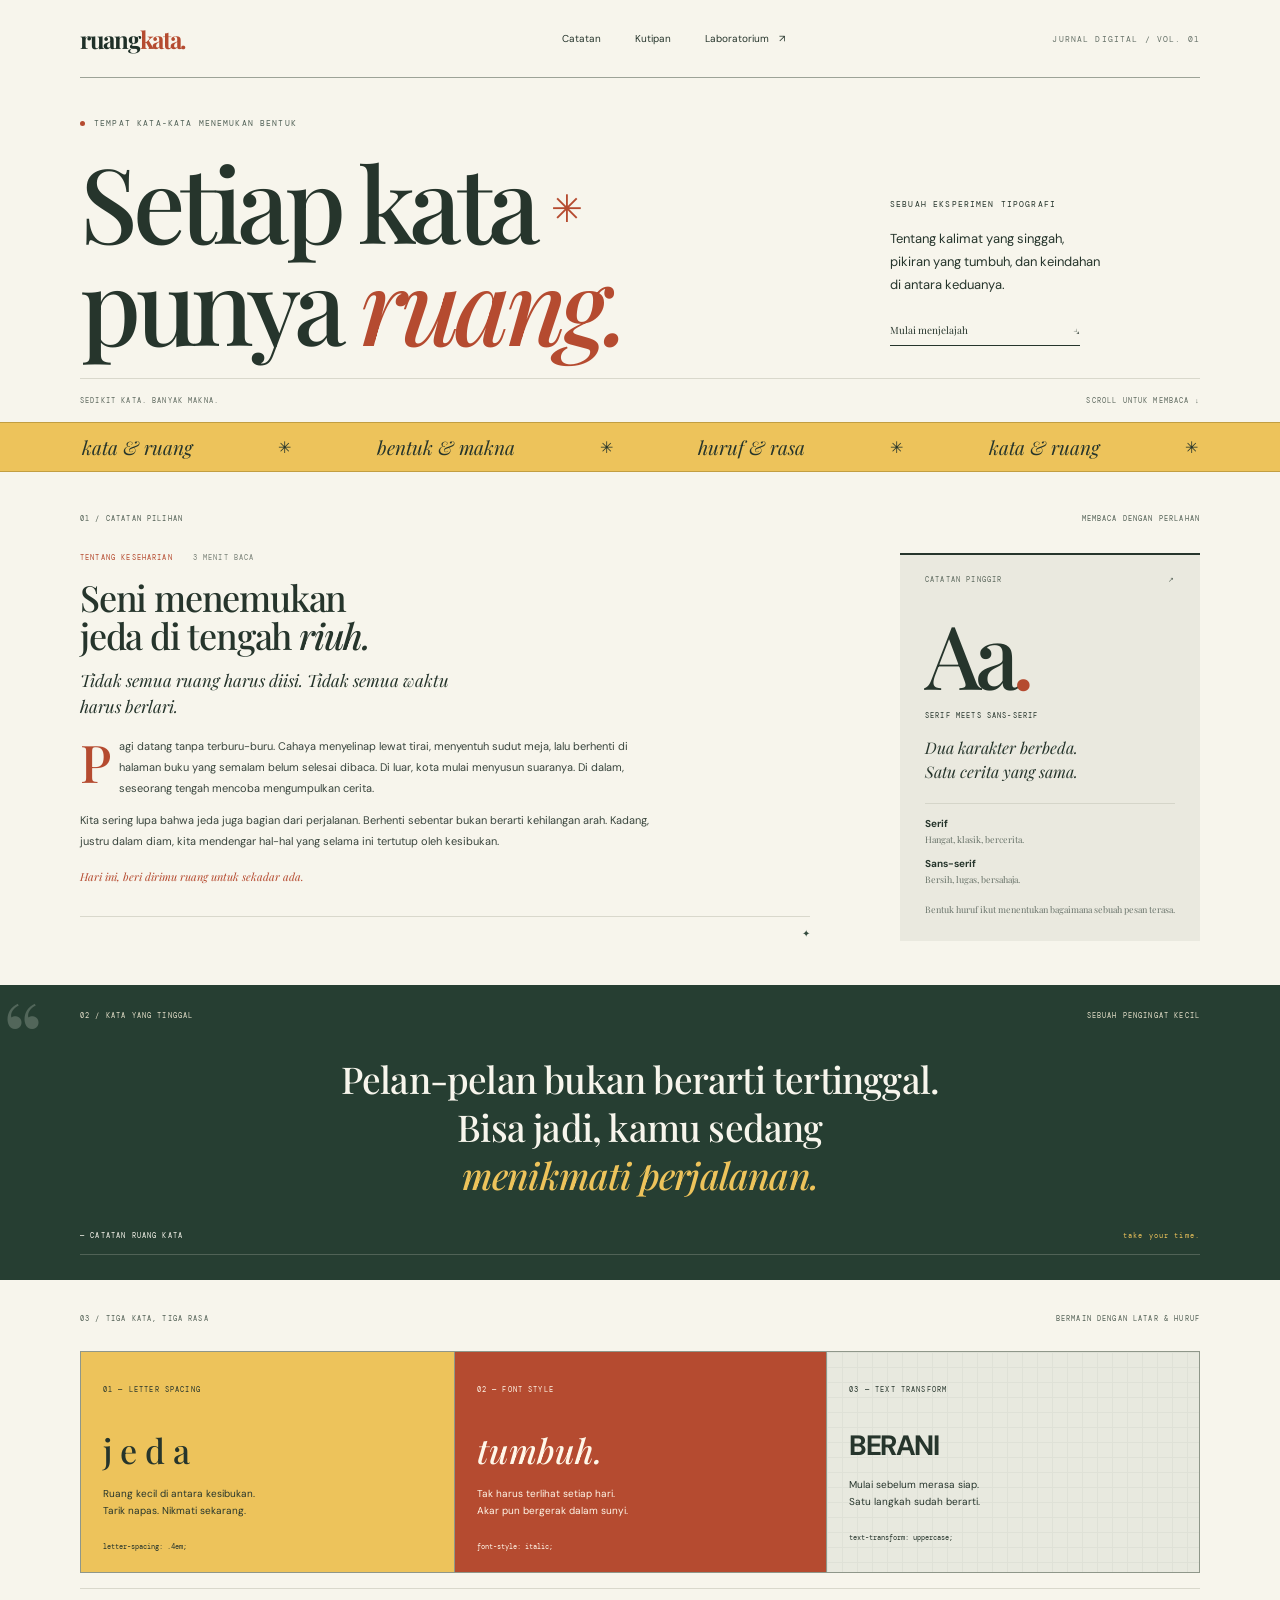
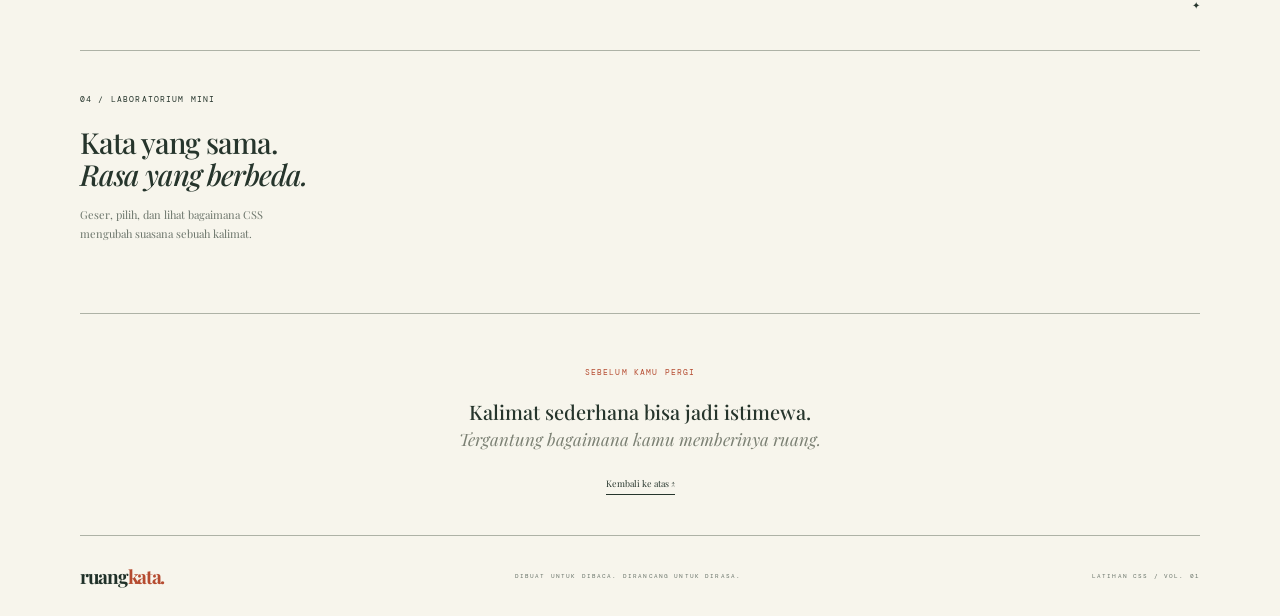
<file: CSP2.html>
<!DOCTYPE html>
<html lang="id">
<head>
  <meta charset="UTF-8">
  <meta name="viewport" content="width=device-width, initial-scale=1.0">
  <meta name="description" content="Ruangkata — tempat kata-kata menemukan bentuk.">
  <title>RuangKata. — Setiap kata punya ruang.</title>
  <link rel="preconnect" href="https://fonts.googleapis.com">
  <link rel="preconnect" href="https://fonts.gstatic.com" crossorigin>
  <link href="https://fonts.googleapis.com/css2?family=DM+Mono:wght@400;500&family=DM+Sans:wght@400;500;600;700&family=Playfair+Display:ital,wght@0,500;0,600;0,700;1,500;1,600&display=swap" rel="stylesheet">
  <style>
@import url('https://fonts.googleapis.com/css2?family=DM+Mono:wght@400;500&family=DM+Sans:wght@400;500;600;700&family=Playfair+Display:ital,wght@0,500;0,600;0,700;1,500;1,600&display=swap');

:root {
  --paper: #f7f5ec;
  --ink: #26352c;
  --muted: #68736a;
  --line: #d9d8cc;
  --red: #b54b30;
  --yellow: #edc35b;
  --green: #263e32;
  --mono: "DM Mono", monospace;
  --sans: "DM Sans", sans-serif;
  --serif: "Playfair Display", Georgia, serif;
}
* { box-sizing: border-box; }
html { scroll-behavior: smooth; }
body { margin: 0; background: var(--paper); color: var(--ink); font-family: var(--sans); }
a { color: inherit; text-decoration: none; }
.page-width { width: min(1120px, calc(100% - 12%)); margin-inline: auto; }
.site-header { width: min(1120px, calc(100% - 12%)); min-height: 78px; margin: auto; border-bottom: 1px solid #9da397; display: flex; align-items: center; justify-content: space-between; position: relative; }
.brand { font: 700 24px var(--serif); letter-spacing: -1.3px; color: #1f3028; }
.brand span { color: var(--red); }
.main-nav { display: flex; gap: 34px; margin-left: 110px; font: 10px var(--sans); }
.main-nav a:hover, .text-link:hover { color: var(--red); }
.nav-arrow { margin-left: 7px; }
.issue, .micro-heading, .eyebrow, .hero-foot, .section-meta, .article-meta, .card-top, .quote-foot, .experiment code, .site-footer > p, .site-footer > span {
  font-family: var(--mono); font-size: 8px; letter-spacing: 1.15px;
}
.issue { color: #68736a; }
.menu-toggle { display: none; border: 0; background: none; font-size: 20px; color: var(--ink); }
.hero { padding-top: 40px; }
.eyebrow { color: #516157; display: flex; align-items: center; gap: 9px; }
.dot { width: 5px; height: 5px; border-radius: 50%; background: var(--red); display: inline-block; }
.hero-grid { display: grid; grid-template-columns: 1fr 310px; align-items: end; gap: 50px; padding: 22px 0 24px; }
h1 { font: 500 clamp(58px, 8.2vw, 104px)/.98 var(--serif); letter-spacing: -5.5px; margin: 0; }
h1 em { color: var(--red); font-weight: 500; }
.asterisk { display: inline-block; color: var(--red); font: 38px var(--sans); margin-left: 15px; vertical-align: 22px; }
.hero-aside { padding: 0 0 8px 0; font-size: 13px; line-height: 1.8; }
.hero-aside .micro-heading { margin-bottom: 15px; }
.hero-aside p { margin: 0 0 18px; }
.text-link { display: flex; justify-content: space-between; align-items: center; width: 190px; padding: 8px 0; border-bottom: 1px solid var(--ink); font: 10px var(--serif); }
.hero-foot { border-top: 1px solid var(--line); display: flex; justify-content: space-between; padding: 17px 0; color: #5e695f; font-size: 7px; }
.ticker { background: var(--yellow); border-block: 1px solid #c29e42; overflow: hidden; }
.ticker-track { max-width: 1120px; margin: auto; min-height: 48px; display: flex; align-items: center; justify-content: space-between; gap: 30px; padding: 0 2px; white-space: nowrap; }
.ticker-track span { font: italic 19px var(--serif); }
.ticker-track b { font: 16px var(--serif); font-weight: 400; }
.feature { padding: 42px 0 44px; }
.section-meta { display: flex; justify-content: space-between; color: #526055; font-size: 7px; }
.feature-grid { display: grid; grid-template-columns: minmax(0, 1fr) 300px; gap: 90px; padding: 30px 0 0; }
.article-meta { display: flex; gap: 20px; color: #788077; font-size: 7px; }
.article-meta span:first-child { color: var(--red); }
.article h2 { font: 500 36px/1.05 var(--serif); letter-spacing: -1.2px; margin: 17px 0 14px; }
.article h2 em { font-weight: 500; }
.lead { font: italic 17px/1.5 var(--serif); margin: 0 0 17px; }
.article > p:not(.lead) { font-size: 11px; line-height: 1.9; max-width: 590px; color: #39453d; }
.dropcap:first-letter { float: left; font: 500 52px/.8 var(--serif); color: var(--red); padding: 5px 8px 0 0; }
.article .closing-line { color: var(--red) !important; font: italic 12px var(--serif); margin-top: 15px; }
.article-rule { border-top: 1px solid var(--line); margin-top: 28px; text-align: right; padding-top: 10px; color: #344b3e; font-size: 10px; }
.letter-card { align-self: start; background: #eae9df; border-top: 2px solid var(--ink); padding: 20px 25px 24px; margin-top: 0; }
.card-top { display: flex; justify-content: space-between; color: #5d695e; font-size: 7px; }
.big-letters { font: 500 88px/.95 var(--serif); margin: 28px 0 16px; letter-spacing: -7px; }
.big-letters span { color: var(--red); }
.letter-card .micro-heading { font-size: 7px; }
.letter-quote { font: italic 16px/1.45 var(--serif); margin: 16px 0 20px; }
.letter-definitions { border-top: 1px solid #d5d5c9; padding-top: 13px; display: grid; gap: 12px; font-size: 10px; }
.letter-definitions strong, .letter-definitions small { display: block; }
.letter-definitions small { color: #667167; margin-top: 3px; font: 9px var(--serif); }
.tiny-note { font: 9px/1.7 var(--serif); color: #68736a; margin: 17px 0 0; }
.quote-section { background: var(--green); color: var(--paper); position: relative; }
.quote-inner { padding: 26px 0 25px; position: relative; }
.quote-inner .section-meta { color: #e4dfc9; }
.quote-mark { position: absolute; left: -78px; top: 5px; color: #52665a; font: 100px/.9 var(--serif); }
blockquote { text-align: center; font: 500 clamp(25px, 3.1vw, 37px)/1.3 var(--serif); letter-spacing: -.8px; margin: 35px 0 32px; }
blockquote em { color: var(--yellow); }
.quote-foot { display: flex; justify-content: space-between; padding: 0 0 14px; border-bottom: 1px solid #506256; font-size: 7px; }
.quote-foot span:last-child { color: var(--yellow); }
.experiments { padding: 34px 0 38px; }
.experiment-grid { display: grid; grid-template-columns: repeat(3, 1fr); margin-top: 28px; border: 1px solid #8f978a; }
.experiment { min-height: 190px; padding: 24px 22px 18px; }
.experiment + .experiment { border-left: 1px solid #8f978a; }
.experiment .micro-heading { font-size: 7px; }
.experiment h3 { font: 500 34px var(--serif); margin: 30px 0 12px; }
.experiment p { font: 10px/1.7 var(--sans); margin: 0 0 14px; }
.experiment code { font-size: 7px; letter-spacing: 0; }
.exp-yellow { background: var(--yellow); }
.exp-red { background: var(--red); color: #fff7e9; }
.exp-grid { background-color: #e8e9df; background-image: linear-gradient(#dfe1d7 1px, transparent 1px), linear-gradient(90deg, #dfe1d7 1px, transparent 1px); background-size: 15px 15px; }
.exp-grid h3 { font: 700 28px var(--sans); letter-spacing: -1.5px; }
.section-end { border-top: 1px solid var(--line); text-align: right; padding-top: 10px; margin-top: 15px; font-size: 10px; }
.lab { border-top: 1px solid #aeb2a6; padding: 35px 0 58px; }
.lab-intro h2 { font: 500 29px/1.1 var(--serif); letter-spacing: -1px; margin: 20px 0 15px; }
.lab-intro p { color: #6c756b; font: 11px/1.7 var(--serif); }
.playground { margin-top: 28px; border: 1px solid var(--line); display: grid; grid-template-columns: 260px 1fr; }
.playground-controls { padding: 22px; display: grid; gap: 10px; border-right: 1px solid var(--line); }
.playground-controls label { font: 7px var(--mono); letter-spacing: 1px; color: #677268; margin-top: 5px; }
.playground-controls input[type="text"], .playground-controls select { width: 100%; border: 0; border-bottom: 1px solid #aab0a5; background: transparent; padding: 8px 2px; color: var(--ink); font: 12px var(--sans); outline: none; }
.playground-controls input[type="range"] { accent-color: var(--red); width: 100%; }
.playground-preview { min-height: 220px; display: flex; flex-direction: column; align-items: center; justify-content: center; padding: 25px; }
.playground-preview .micro-heading { color: #69736a; font-size: 7px; }
.preview-word { font: 500 52px var(--serif); margin: 25px 0 15px; transition: all .2s ease; overflow-wrap: anywhere; text-align: center; }
.preview-word.sans { font-family: var(--sans); font-weight: 700; }
.preview-word.italic { font-style: italic; color: var(--red); }
.preview-word.wide { letter-spacing: .18em; }
.preview-caption { font: italic 11px var(--serif); color: #737c72; }
.closing { border-top: 1px solid #aeb2a6; border-bottom: 1px solid #aeb2a6; text-align: center; padding: 45px 0 40px; }
.closing .micro-heading { color: var(--red); }
.closing p { font: 500 20px var(--serif); margin: 18px 0 3px; }
.closing > em { color: #7c8174; font: italic 17px var(--serif); }
.closing a { display: block; width: max-content; margin: 26px auto 0; border-bottom: 1px solid var(--ink); padding-bottom: 5px; font: 9px var(--serif); }
.site-footer { min-height: 80px; display: flex; align-items: center; justify-content: space-between; gap: 15px; }
.site-footer .brand { font-size: 19px; }
.site-footer > p, .site-footer > span { font-size: 6px; color: #677268; }


.lab-sample { max-width: 600px; border-top: 1px solid var(--line); border-bottom: 1px solid var(--line); padding: 24px 0; margin-top: 25px; }
.lab-sample .sample-word { font: italic 34px var(--serif); color: var(--red); margin: 0 0 10px; }
.lab-sample p:last-child { font: 11px/1.8 var(--sans); margin: 0; color: #536055; }

@media (max-width: 760px) {
  .page-width, .site-header { width: min(100% - 40px, 600px); }
  .site-header { min-height: 68px; }
  .main-nav { display: none; position: absolute; z-index: 5; top: 67px; left: 0; right: 0; margin: 0; padding: 18px; background: var(--paper); border: 1px solid var(--line); flex-direction: column; gap: 18px; }
  .main-nav.open { display: flex; }
  .issue { margin-left: auto; margin-right: 18px; font-size: 6px; }
  .menu-toggle { display: block; cursor: pointer; }
  .hero { padding-top: 32px; }
  .hero-grid { grid-template-columns: 1fr; gap: 25px; padding-top: 25px; }
  h1 { font-size: clamp(55px, 12vw, 82px); letter-spacing: -3px; }
  .asterisk { font-size: 25px; vertical-align: 16px; margin-left: 6px; }
  .hero-aside { max-width: 330px; padding-left: 3px; }
  .hero-foot { font-size: 6px; }
  .ticker-track { padding: 0 20px; gap: 24px; min-height: 43px; }
  .ticker-track span { font-size: 16px; }
  .section-meta { gap: 15px; font-size: 6px; }
  .feature-grid { grid-template-columns: 1fr; gap: 30px; }
  .article h2 { font-size: 33px; }
  .letter-card { max-width: 360px; width: 100%; }
  .quote-mark { left: -12px; top: 0; font-size: 70px; opacity: .55; }
  blockquote { font-size: clamp(23px, 5.5vw, 32px); margin: 36px 0 30px; }
  .experiment-grid { grid-template-columns: 1fr; }
  .experiment { min-height: 170px; }
  .experiment + .experiment { border-left: 0; border-top: 1px solid #8f978a; }
  .experiment h3 { margin-top: 22px; }
  .playground { grid-template-columns: 1fr; }
  .playground-controls { border-right: 0; border-bottom: 1px solid var(--line); }
  .playground-preview { min-height: 190px; }
  .site-footer { flex-wrap: wrap; padding: 20px 0; }
  .site-footer > p { order: 3; width: 100%; }
}
@media (max-width: 420px) {
  .issue { display: none; }
  .hero-foot { align-items: flex-start; gap: 15px; }
  .hero-foot a { text-align: right; }
  .section-meta span:last-child { text-align: right; }
  .desktop-only { display: none; }
  .closing p { font-size: 18px; }
  .closing > em { font-size: 15px; }
}

  </style>
</head>
<body>
  <header class="site-header" id="atas">
    <a class="brand" href="#atas">ruang<span>kata.</span></a>
    <nav class="main-nav" aria-label="Navigasi utama">
      <a href="#catatan">Catatan</a>
      <a href="#kutipan">Kutipan</a>
      <a href="#laboratorium">Laboratorium <span class="nav-arrow">↗</span></a>
    </nav>
    <div class="issue">JURNAL DIGITAL / VOL. 01</div>
    <button class="menu-toggle" aria-label="Buka navigasi" aria-expanded="false">☰</button>
  </header>

  <main>
    <section class="hero page-width">
      <div class="eyebrow"><span class="dot"></span> TEMPAT KATA-KATA MENEMUKAN BENTUK</div>
      <div class="hero-grid">
        <h1>Setiap kata<span class="asterisk">✳</span><br>punya <em>ruang.</em></h1>
        <div class="hero-aside">
          <p class="micro-heading">SEBUAH EKSPERIMEN TIPOGRAFI</p>
          <p>Tentang kalimat yang singgah,<br>pikiran yang tumbuh, dan keindahan<br>di antara keduanya.</p>
          <a class="text-link" href="#catatan">Mulai menjelajah <span>↘</span></a>
        </div>
      </div>
      <div class="hero-foot">
        <span>SEDIKIT KATA. BANYAK MAKNA.</span>
        <a href="#catatan">SCROLL UNTUK MEMBACA ↓</a>
      </div>
    </section>

    <div class="ticker" aria-label="Topik ruangkata">
      <div class="ticker-track">
        <span>kata &amp; ruang</span><b>✳</b><span>bentuk &amp; makna</span><b>✳</b><span>huruf &amp; rasa</span><b>✳</b><span>kata &amp; ruang</span><b>✳</b>
      </div>
    </div>

    <section class="feature page-width" id="catatan">
      <div class="section-meta"><span>01 / CATATAN PILIHAN</span><span>MEMBACA DENGAN PERLAHAN</span></div>
      <div class="feature-grid">
        <article class="article">
          <div class="article-meta"><span>TENTANG KESEHARIAN</span><span>3 MENIT BACA</span></div>
          <h2>Seni menemukan<br>jeda di tengah <em>riuh.</em></h2>
          <p class="lead"><em>Tidak semua ruang harus diisi. Tidak semua waktu<br class="desktop-only"> harus berlari.</em></p>
          <p class="dropcap">Pagi datang tanpa terburu-buru. Cahaya menyelinap lewat tirai, menyentuh sudut meja, lalu berhenti di halaman buku yang semalam belum selesai dibaca. Di luar, kota mulai menyusun suaranya. Di dalam, seseorang tengah mencoba mengumpulkan cerita.</p>
          <p>Kita sering lupa bahwa jeda juga bagian dari perjalanan. Berhenti sebentar bukan berarti kehilangan arah. Kadang, justru dalam diam, kita mendengar hal-hal yang selama ini tertutup oleh kesibukan.</p>
          <p class="closing-line">Hari ini, beri dirimu ruang untuk sekadar ada.</p>
          <div class="article-rule"><span>✦</span></div>
        </article>
        <aside class="letter-card">
          <div class="card-top"><span>CATATAN PINGGIR</span><span>↗</span></div>
          <div class="big-letters">Aa<span>.</span></div>
          <p class="micro-heading">SERIF MEETS SANS-SERIF</p>
          <p class="letter-quote">Dua karakter berbeda.<br>Satu cerita yang sama.</p>
          <div class="letter-definitions">
            <div><strong>Serif</strong><small>Hangat, klasik, bercerita.</small></div>
            <div><strong>Sans-serif</strong><small>Bersih, lugas, bersahaja.</small></div>
          </div>
          <p class="tiny-note">Bentuk huruf ikut menentukan bagaimana sebuah pesan terasa.</p>
        </aside>
      </div>
    </section>

    <section class="quote-section" id="kutipan">
      <div class="quote-inner page-width">
        <span class="quote-mark">“</span>
        <div class="section-meta"><span>02 / KATA YANG TINGGAL</span><span>SEBUAH PENGINGAT KECIL</span></div>
        <blockquote>Pelan-pelan bukan berarti tertinggal.<br> Bisa jadi, kamu sedang<br><em>menikmati perjalanan.</em></blockquote>
        <div class="quote-foot"><span>— CATATAN RUANG KATA</span><span>take your time.</span></div>
      </div>
    </section>

    <section class="experiments page-width">
      <div class="section-meta"><span>03 / TIGA KATA, TIGA RASA</span><span>BERMAIN DENGAN LATAR &amp; HURUF</span></div>
      <div class="experiment-grid">
        <article class="experiment exp-yellow">
          <span class="micro-heading">01 — LETTER SPACING</span>
          <h3 class="spaced">j e d a</h3>
          <p>Ruang kecil di antara kesibukan.<br>Tarik napas. Nikmati sekarang.</p>
          <code>letter-spacing: .4em;</code>
        </article>
        <article class="experiment exp-red">
          <span class="micro-heading">02 — FONT STYLE</span>
          <h3><em>tumbuh.</em></h3>
          <p>Tak harus terlihat setiap hari.<br>Akar pun bergerak dalam sunyi.</p>
          <code>font-style: italic;</code>
        </article>
        <article class="experiment exp-grid">
          <span class="micro-heading">03 — TEXT TRANSFORM</span>
          <h3 class="uppercase">BERANI</h3>
          <p>Mulai sebelum merasa siap.<br>Satu langkah sudah berarti.</p>
          <code>text-transform: uppercase;</code>
        </article>
      </div>
      <div class="section-end">✦</div>
    </section>

    <section class="lab page-width" id="laboratorium">
      <div class="lab-intro">
        <span class="micro-heading">04 / LABORATORIUM MINI</span>
        <h2>Kata yang sama.<br><em>Rasa yang berbeda.</em></h2>
        <p>Geser, pilih, dan lihat bagaimana CSS<br>mengubah suasana sebuah kalimat.</p>
      </div>
    </section>

    <section class="closing page-width">
      <span class="micro-heading">SEBELUM KAMU PERGI</span>
      <p>Kalimat sederhana bisa jadi istimewa.</p>
      <em>Tergantung bagaimana kamu memberinya ruang.</em>
      <a href="#atas">Kembali ke atas ↑</a>
    </section>
  </main>

  <footer class="site-footer page-width">
    <a class="brand" href="#atas">ruang<span>kata.</span></a>
    <p>DIBUAT UNTUK DIBACA. DIRANCANG UNTUK DIRASA.</p>
    <span>LATIHAN CSS / VOL. 01</span>
  </footer>
</body>
</html>
</file>
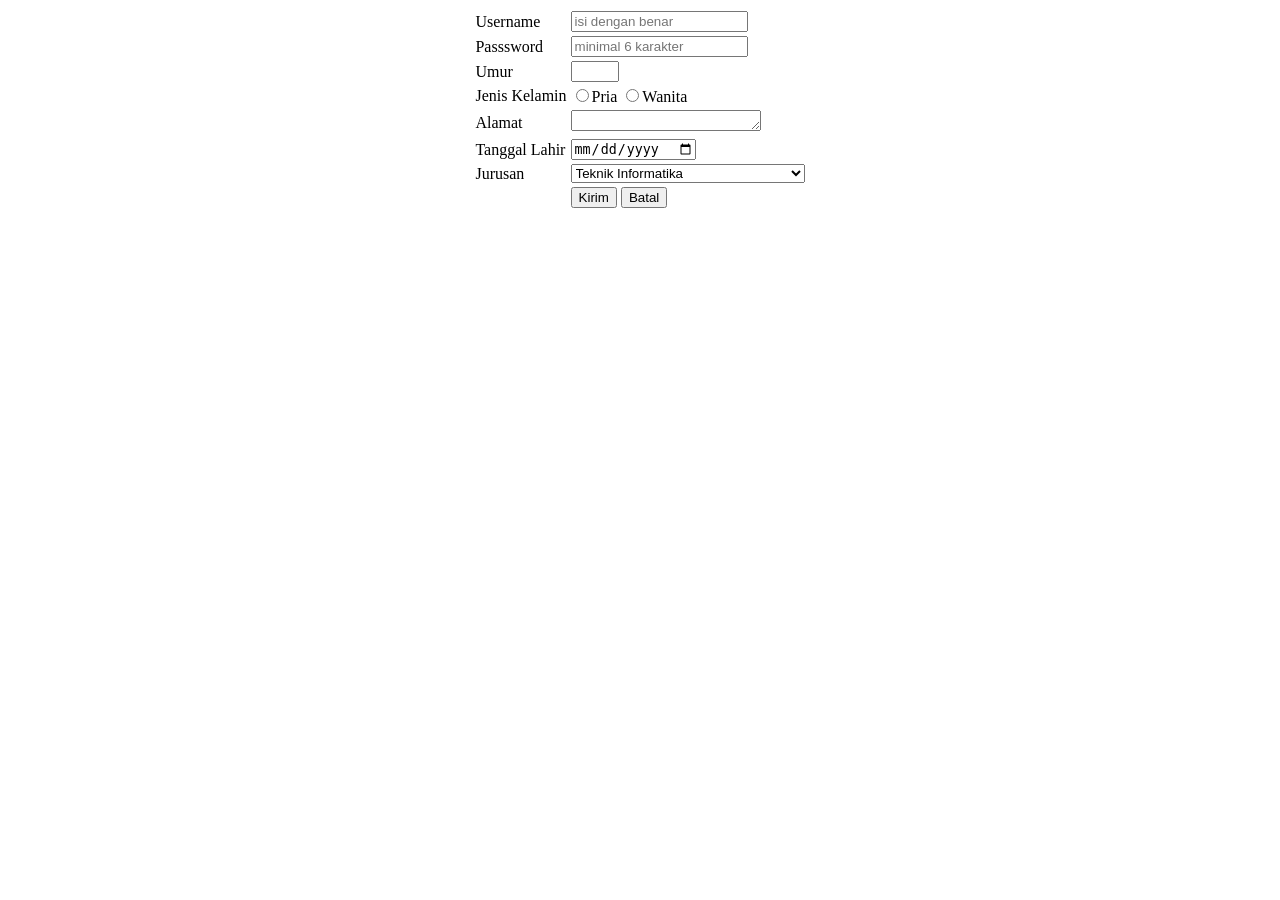
<file: form.html>
<!DOCTYPE html>
<html lang="en">
<head>
    <meta charset="UTF-8">
    <meta name="viewport" content="width=device-width, initial-scale=1.0">
    <title>Form</title>
</head>
<body>
    <form action="" method="post">
        <table align="center">
            <tr>
                <td>Username</td>
                <td><input type="text" name="txtuser" id="" placeholder="isi dengan benar"></td>
            </tr>
            <tr>
                <td>Passsword</td>
                <td><input type="password" name="txtpass" id="" placeholder="minimal 6 karakter"></td>
            </tr>
            <tr>
                <td>Umur</td>
                <td><input type="number" name="txtumur" id="" min="17" max="50"></td>
            </tr>
            <tr>
                <td>Jenis Kelamin</td>
                <td>
                <input type="radio" name="jkel" id="" value="P">Pria
                <input type="radio" name="jkel" id="" value="W">Wanita
                </td>
            </tr>
            <tr>
                <td>Alamat</td>
                <td><textarea name="txtalm" id="" rows="1" cols="21"></textarea></td>
            </tr>
            <tr>
                <td>Tanggal Lahir</td>
                <td><input type="date" name="txttgl" id=""></td>
            </tr>
            <tr>
                <td>Jurusan</td>
                <td><select name="txtjur" id="">
                    <optgroup label="FTD">
                        <option value="TI">Teknik Informatika</option>
                        <option value="SK">Sistem Komputer</option>
                        <option value="DKV">Desain Komusnikasi Visual</option>
                    </optgroup>
                    <optgroup label="FEB">
                        <option value="MJ">Manajemen</option>
                        <option value="AK">Akuntansi</option>
                        <option value="IBM">Internasional Bisnis Management</option>
                    </optgroup>
                </select></td>
            </tr>
            <tr>
                <td></td>
                <td>
                <input type="submit" value="Kirim" name="cmdkirim">
                <input type="reset" value="Batal" name="cmdbatal">
                </td>
            </tr>
        </table>
    </form>
</body>
</html>
</file>
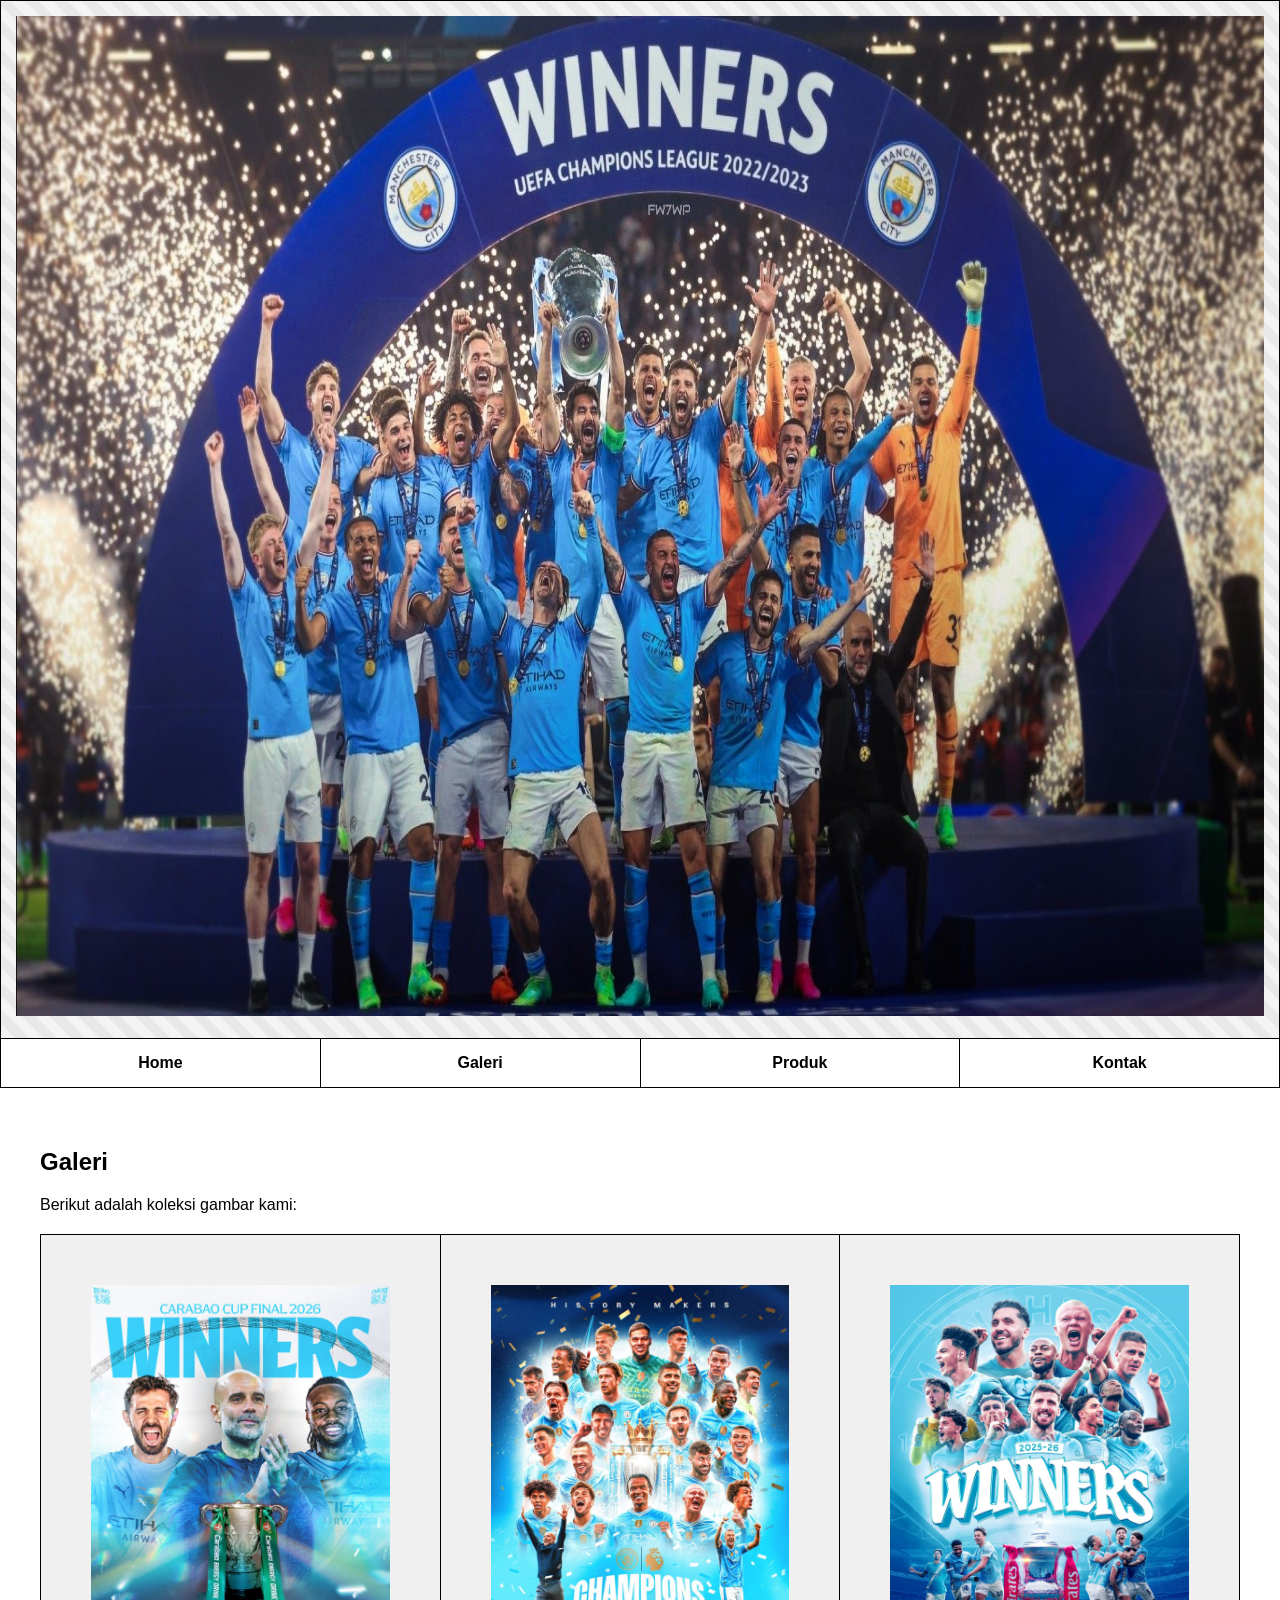
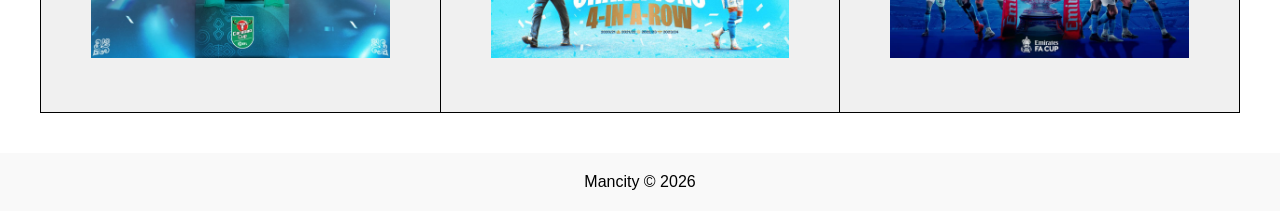
<file: galeri.html>
<!DOCTYPE html>
<html lang="id">
<head>
    <meta charset="UTF-8">
    <meta name="viewport" content="width=device-width, initial-scale=1.0">
    <title>Galeri</title>
    <style>
        body { font-family: Arial, sans-serif; margin: 0; padding: 0; }
        .container { width: 100%; }
        
        table.menu-table { width: 100%; border-collapse: collapse; }
        table.menu-table, table.menu-table th, table.menu-table td { border: 1px solid black; }
        table.menu-table td { text-align: center; padding: 15px; }
        
        .banner { height: 250px; background: repeating-linear-gradient(45deg, #f4f4f4, #f4f4f4 10px, #e8e8e8 10px, #e8e8e8 20px); font-size: 28px; color: #333; }
        .menu-link { text-decoration: none; color: black; font-weight: bold; }
        .menu-link:hover { text-decoration: underline; color: blue; }
        
        .content { min-height: 400px; padding: 40px; }
        
        table.item-table { width: 100%; border-collapse: collapse; margin-top: 20px; }
        table.item-table td { border: 1px solid black; text-align: center; padding: 50px; width: 33.33%; background-color: #f0f0f0; }
        
        .footer { text-align: center; padding: 20px; background-color: #f9f9f9; }
    </style>
</head>
<body>
<div class="container">
    <table class="menu-table">
        <tr>
            <td colspan="4" class="banner"><img src='MANCITY.jpg' width="100%" height="400%"></img></td>
        </tr>
        <tr>
            <td width="25%"><a href="utama.html" class="menu-link">Home</a></td>
            <td width="25%"><a href="galeri.html" class="menu-link">Galeri</a></td>
            <td width="25%"><a href="produk.html" class="menu-link">Produk</a></td>
            <td width="25%"><a href="kontak.html" class="menu-link">Kontak</a></td>
        </tr>
    </table>
    <div class="content">
        <h2>Galeri</h2>
        <p>Berikut adalah koleksi gambar kami:</p>
        <table class="item-table">
            <tr>
                <td><img src='CARABAO CUP.jpeg' width="100%" height="100%"></img></td>
                <td><img src='EPL 4 IN A ROW.jpeg' width="100%" height="100%"></img></td>
                <td><img src='FA CUP.jpeg' width="100%" height="100%"></img></td>
            </tr>
        </table>
    </div>
    <div class="footer">
        Mancity &copy; 2026
    </div>
</div>
</body>
</html>
</file>
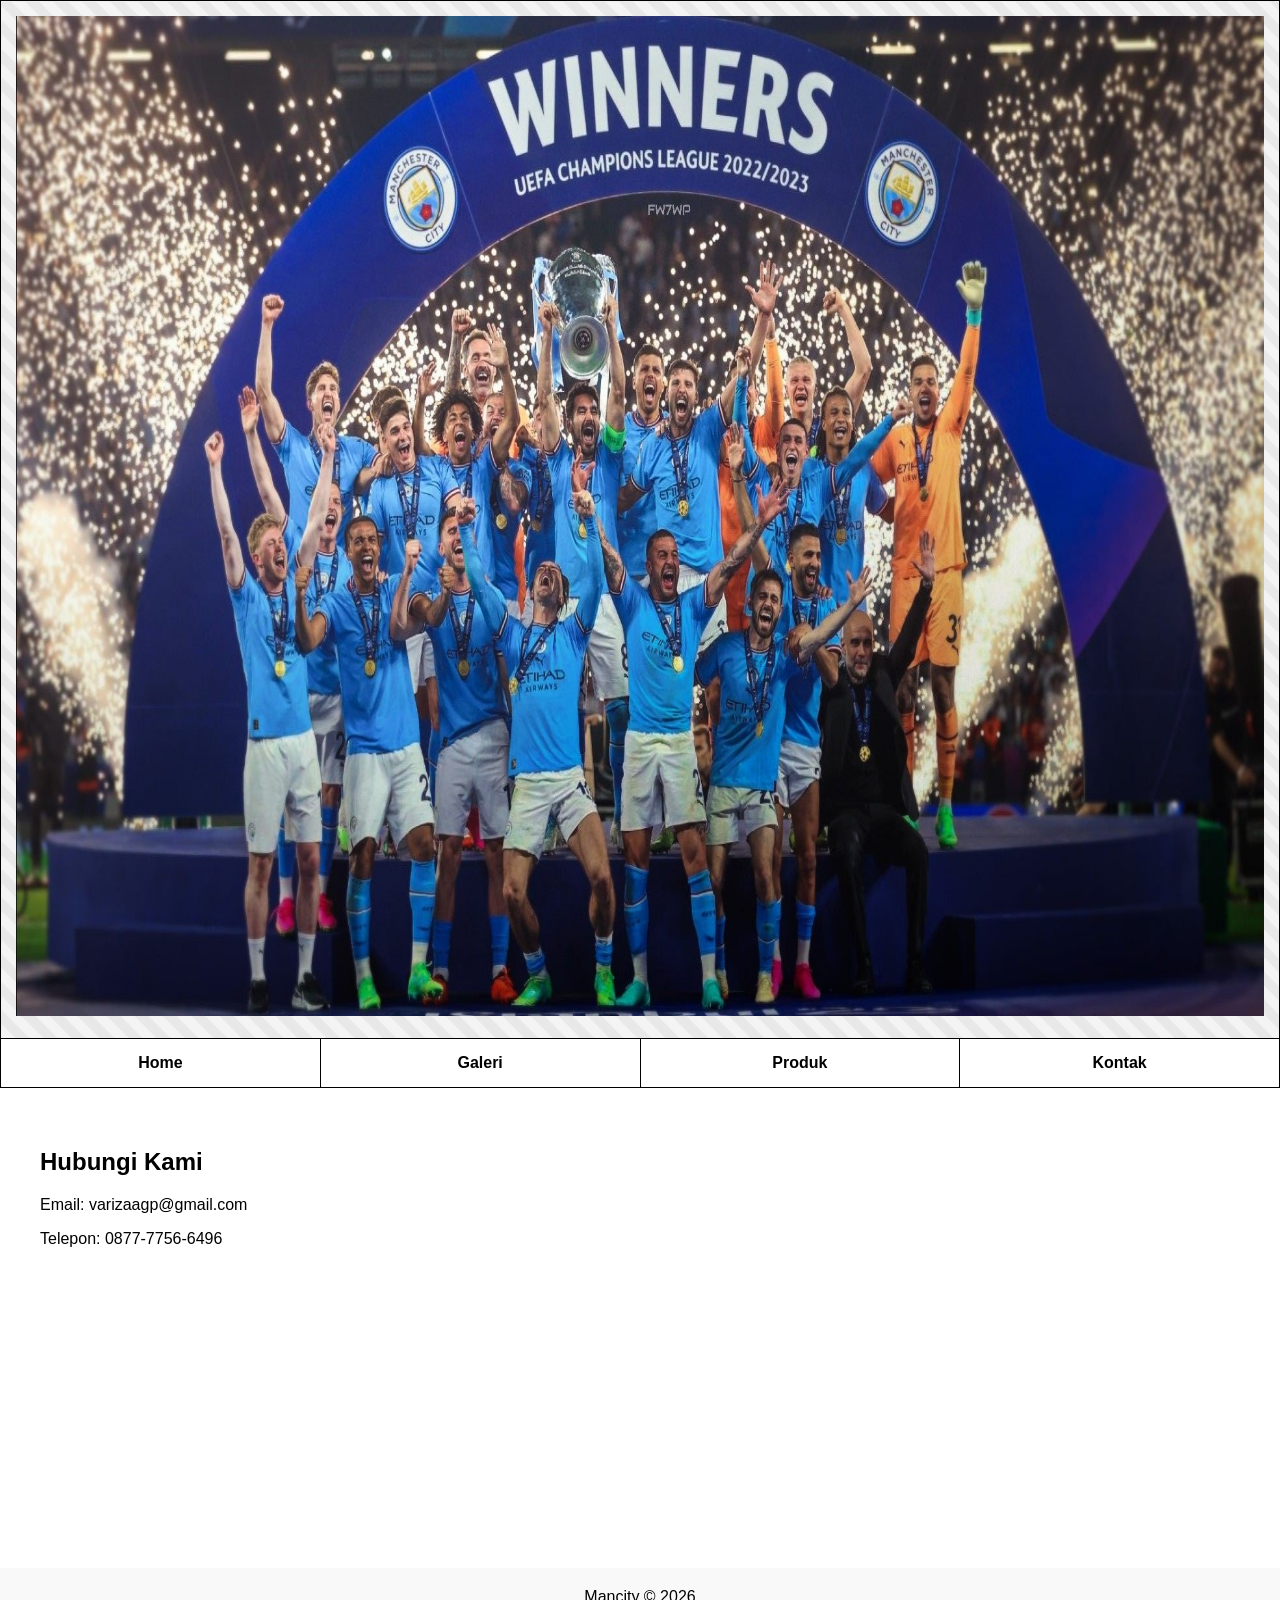
<file: kontak.html>
<!DOCTYPE html>
<html lang="id">
<head>
    <meta charset="UTF-8">
    <meta name="viewport" content="width=device-width, initial-scale=1.0">
    <title>Kontak</title>
    <style>
        body { font-family: Arial, sans-serif; margin: 0; padding: 0; }
        .container { width: 100%; }
        
        table.menu-table { width: 100%; border-collapse: collapse; }
        table.menu-table, table.menu-table th, table.menu-table td { border: 1px solid black; }
        table.menu-table td { text-align: center; padding: 15px; }
        
        .banner { height: 250px; background: repeating-linear-gradient(45deg, #f4f4f4, #f4f4f4 10px, #e8e8e8 10px, #e8e8e8 20px); font-size: 28px; color: #333; }
        .menu-link { text-decoration: none; color: black; font-weight: bold; }
        .menu-link:hover { text-decoration: underline; color: blue; }
        
        .content { min-height: 400px; padding: 40px; }
        .footer { text-align: center; padding: 20px; background-color: #f9f9f9; }
    </style>
</head>
<body>
<div class="container">
    <table class="menu-table">
        <tr>
            <td colspan="4" class="banner"><img src='MANCITY.jpg' width="100%" height="400%"></img></td>
        </tr>
        <tr>
            <td width="25%"><a href="utama.html" class="menu-link">Home</a></td>
            <td width="25%"><a href="galeri.html" class="menu-link">Galeri</a></td>
            <td width="25%"><a href="produk.html" class="menu-link">Produk</a></td>
            <td width="25%"><a href="kontak.html" class="menu-link">Kontak</a></td>
        </tr>
    </table>
    <div class="content">
        <h2>Hubungi Kami</h2>
        <p>Email: varizaagp@gmail.com</p>
        <p>Telepon: 0877-7756-6496</p>
    </div>
    <div class="footer">
        Mancity &copy; 2026
    </div>
</div>
</body>
</html>
</file>
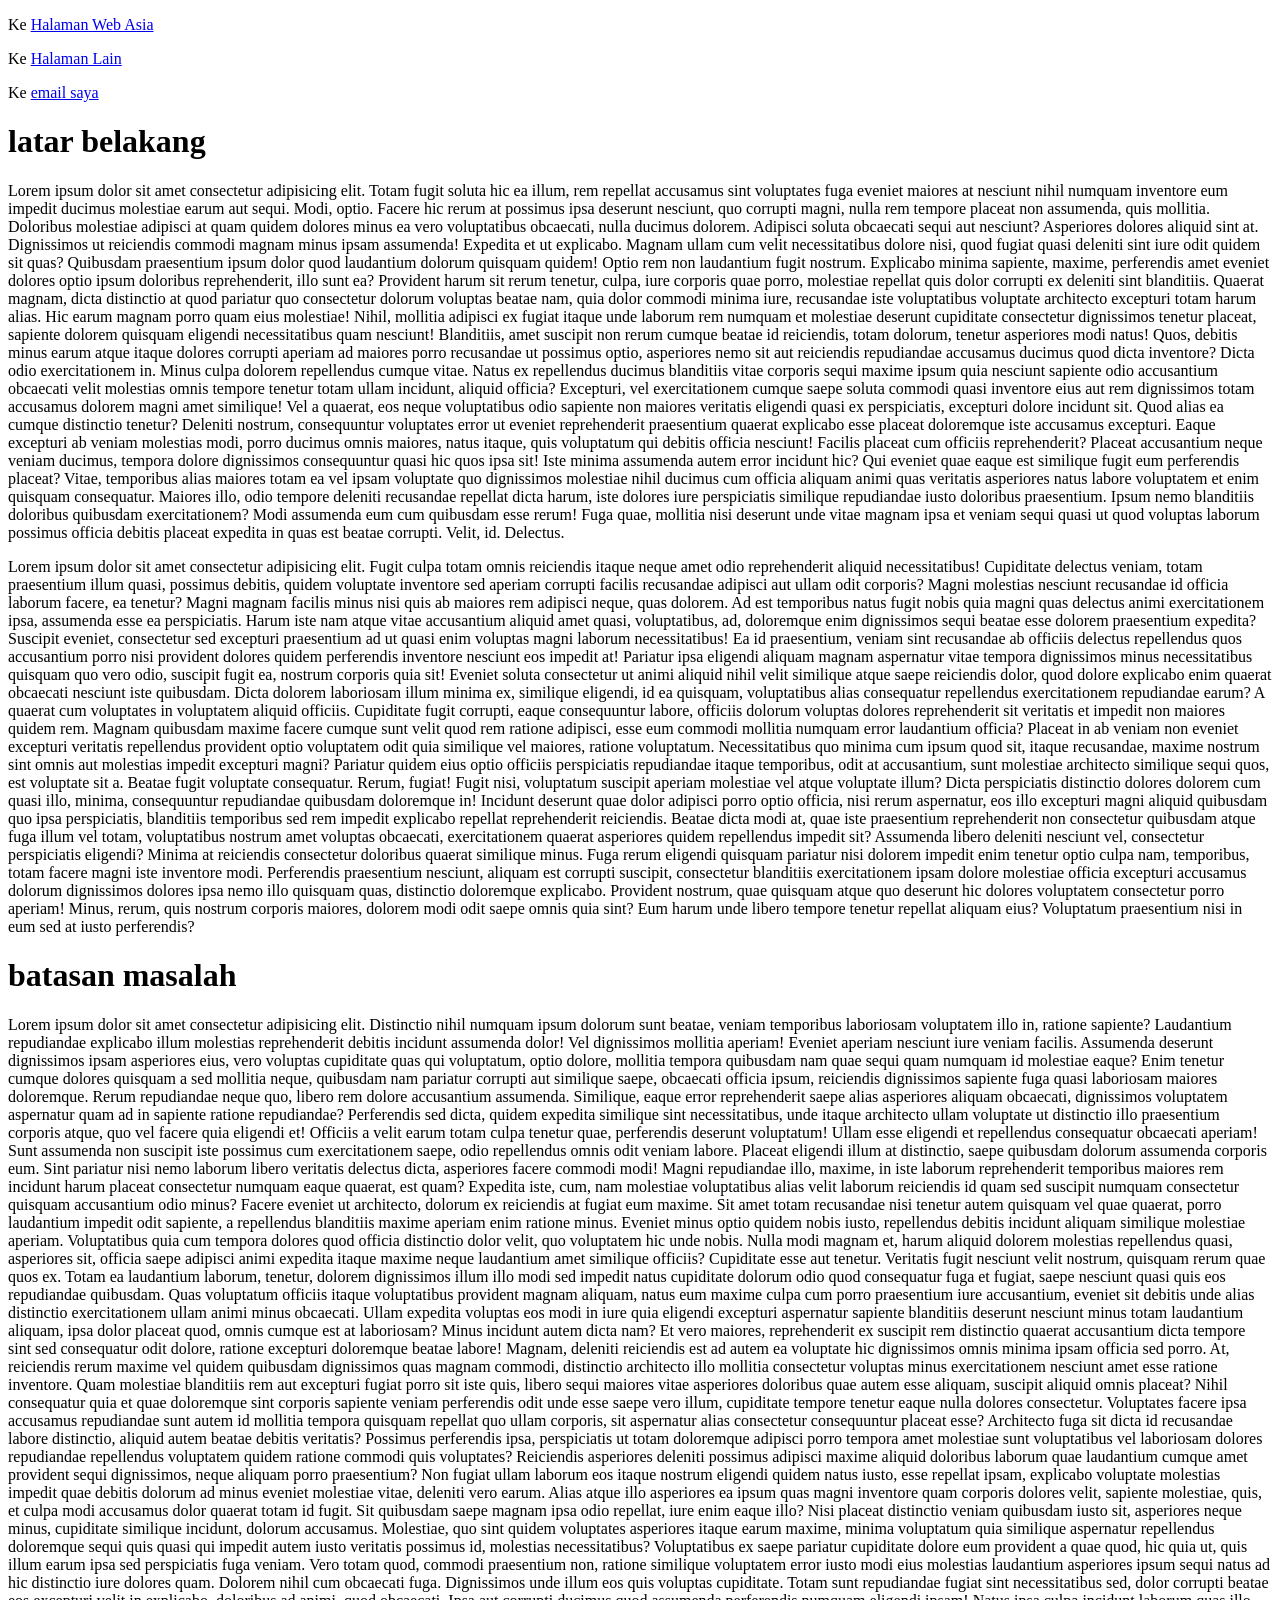
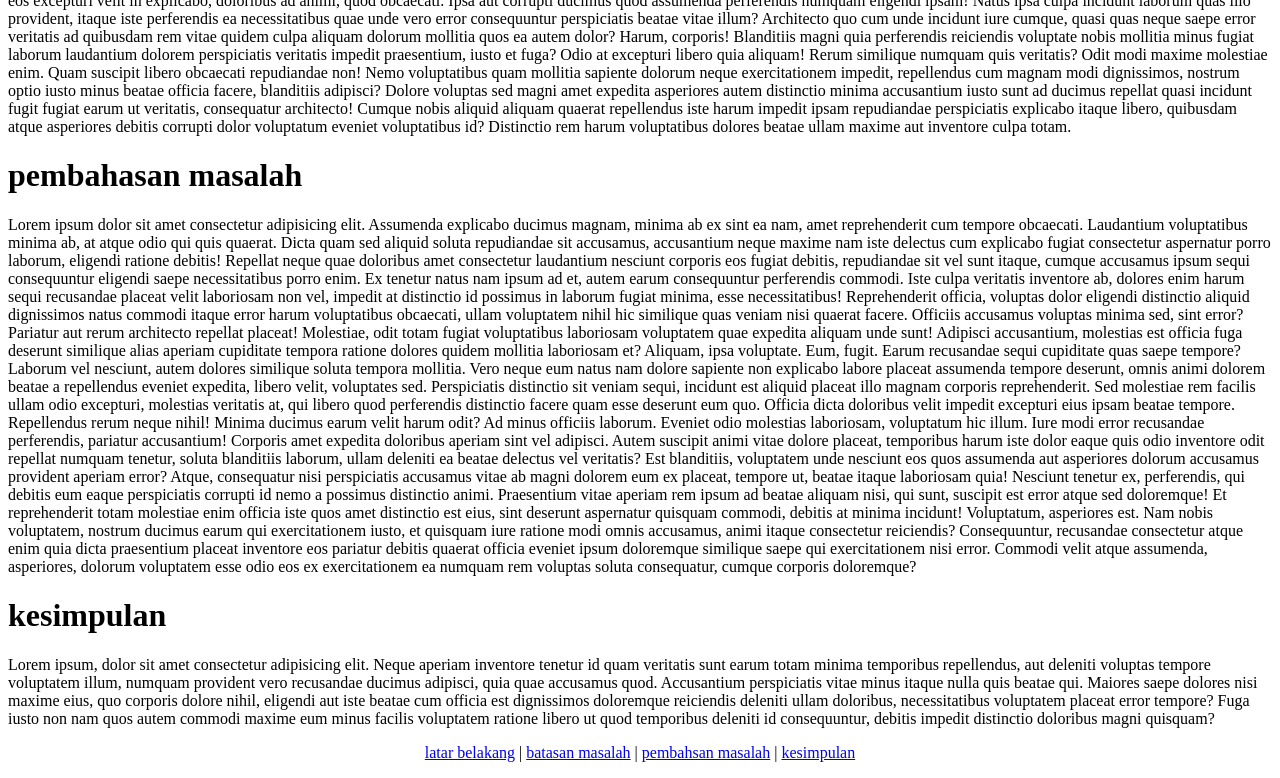
<file: P3.html>
<!DOCTYPE html>
<html lang="en">
<head>
    <meta charset="UTF-8">
    <meta name="viewport" content="width=device-width, initial-scale=1.0">
    <title>Document</title>
</head>
<body>
    <p>Ke <a href="https://asia.ac.id" target="_blank">Halaman Web Asia</a></p>
    <p>Ke <a href="P1.html" target="_blank">Halaman Lain</a></p>
    <p>Ke <a href="mailto:varizaagp@gmail.com">email saya</a></p>

    <a name="satu"></a><h1>latar belakang</h1>
    <p>Lorem ipsum dolor sit amet consectetur adipisicing elit. Totam fugit soluta hic ea illum, rem repellat accusamus sint voluptates fuga eveniet maiores at nesciunt nihil numquam inventore eum impedit ducimus molestiae earum aut sequi. Modi, optio. Facere hic rerum at possimus ipsa deserunt nesciunt, quo corrupti magni, nulla rem tempore placeat non assumenda, quis mollitia. Doloribus molestiae adipisci at quam quidem dolores minus ea vero voluptatibus obcaecati, nulla ducimus dolorem. Adipisci soluta obcaecati sequi aut nesciunt? Asperiores dolores aliquid sint at. Dignissimos ut reiciendis commodi magnam minus ipsam assumenda! Expedita et ut explicabo. Magnam ullam cum velit necessitatibus dolore nisi, quod fugiat quasi deleniti sint iure odit quidem sit quas? Quibusdam praesentium ipsum dolor quod laudantium dolorum quisquam quidem! Optio rem non laudantium fugit nostrum. Explicabo minima sapiente, maxime, perferendis amet eveniet dolores optio ipsum doloribus reprehenderit, illo sunt ea? Provident harum sit rerum tenetur, culpa, iure corporis quae porro, molestiae repellat quis dolor corrupti ex deleniti sint blanditiis. Quaerat magnam, dicta distinctio at quod pariatur quo consectetur dolorum voluptas beatae nam, quia dolor commodi minima iure, recusandae iste voluptatibus voluptate architecto excepturi totam harum alias. Hic earum magnam porro quam eius molestiae! Nihil, mollitia adipisci ex fugiat itaque unde laborum rem numquam et molestiae deserunt cupiditate consectetur dignissimos tenetur placeat, sapiente dolorem quisquam eligendi necessitatibus quam nesciunt! Blanditiis, amet suscipit non rerum cumque beatae id reiciendis, totam dolorum, tenetur asperiores modi natus! Quos, debitis minus earum atque itaque dolores corrupti aperiam ad maiores porro recusandae ut possimus optio, asperiores nemo sit aut reiciendis repudiandae accusamus ducimus quod dicta inventore? Dicta odio exercitationem in. Minus culpa dolorem repellendus cumque vitae. Natus ex repellendus ducimus blanditiis vitae corporis sequi maxime ipsum quia nesciunt sapiente odio accusantium obcaecati velit molestias omnis tempore tenetur totam ullam incidunt, aliquid officia? Excepturi, vel exercitationem cumque saepe soluta commodi quasi inventore eius aut rem dignissimos totam accusamus dolorem magni amet similique! Vel a quaerat, eos neque voluptatibus odio sapiente non maiores veritatis eligendi quasi ex perspiciatis, excepturi dolore incidunt sit. Quod alias ea cumque distinctio tenetur? Deleniti nostrum, consequuntur voluptates error ut eveniet reprehenderit praesentium quaerat explicabo esse placeat doloremque iste accusamus excepturi. Eaque excepturi ab veniam molestias modi, porro ducimus omnis maiores, natus itaque, quis voluptatum qui debitis officia nesciunt! Facilis placeat cum officiis reprehenderit? Placeat accusantium neque veniam ducimus, tempora dolore dignissimos consequuntur quasi hic quos ipsa sit! Iste minima assumenda autem error incidunt hic? Qui eveniet quae eaque est similique fugit eum perferendis placeat? Vitae, temporibus alias maiores totam ea vel ipsam voluptate quo dignissimos molestiae nihil ducimus cum officia aliquam animi quas veritatis asperiores natus labore voluptatem et enim quisquam consequatur. Maiores illo, odio tempore deleniti recusandae repellat dicta harum, iste dolores iure perspiciatis similique repudiandae iusto doloribus praesentium. Ipsum nemo blanditiis doloribus quibusdam exercitationem? Modi assumenda eum cum quibusdam esse rerum! Fuga quae, mollitia nisi deserunt unde vitae magnam ipsa et veniam sequi quasi ut quod voluptas laborum possimus officia debitis placeat expedita in quas est beatae corrupti. Velit, id. Delectus.</p>
    <p>Lorem ipsum dolor sit amet consectetur adipisicing elit. Fugit culpa totam omnis reiciendis itaque neque amet odio reprehenderit aliquid necessitatibus! Cupiditate delectus veniam, totam praesentium illum quasi, possimus debitis, quidem voluptate inventore sed aperiam corrupti facilis recusandae adipisci aut ullam odit corporis? Magni molestias nesciunt recusandae id officia laborum facere, ea tenetur? Magni magnam facilis minus nisi quis ab maiores rem adipisci neque, quas dolorem. Ad est temporibus natus fugit nobis quia magni quas delectus animi exercitationem ipsa, assumenda esse ea perspiciatis. Harum iste nam atque vitae accusantium aliquid amet quasi, voluptatibus, ad, doloremque enim dignissimos sequi beatae esse dolorem praesentium expedita? Suscipit eveniet, consectetur sed excepturi praesentium ad ut quasi enim voluptas magni laborum necessitatibus! Ea id praesentium, veniam sint recusandae ab officiis delectus repellendus quos accusantium porro nisi provident dolores quidem perferendis inventore nesciunt eos impedit at! Pariatur ipsa eligendi aliquam magnam aspernatur vitae tempora dignissimos minus necessitatibus quisquam quo vero odio, suscipit fugit ea, nostrum corporis quia sit! Eveniet soluta consectetur ut animi aliquid nihil velit similique atque saepe reiciendis dolor, quod dolore explicabo enim quaerat obcaecati nesciunt iste quibusdam. Dicta dolorem laboriosam illum minima ex, similique eligendi, id ea quisquam, voluptatibus alias consequatur repellendus exercitationem repudiandae earum? A quaerat cum voluptates in voluptatem aliquid officiis. Cupiditate fugit corrupti, eaque consequuntur labore, officiis dolorum voluptas dolores reprehenderit sit veritatis et impedit non maiores quidem rem. Magnam quibusdam maxime facere cumque sunt velit quod rem ratione adipisci, esse eum commodi mollitia numquam error laudantium officia? Placeat in ab veniam non eveniet excepturi veritatis repellendus provident optio voluptatem odit quia similique vel maiores, ratione voluptatum. Necessitatibus quo minima cum ipsum quod sit, itaque recusandae, maxime nostrum sint omnis aut molestias impedit excepturi magni? Pariatur quidem eius optio officiis perspiciatis repudiandae itaque temporibus, odit at accusantium, sunt molestiae architecto similique sequi quos, est voluptate sit a. Beatae fugit voluptate consequatur. Rerum, fugiat! Fugit nisi, voluptatum suscipit aperiam molestiae vel atque voluptate illum? Dicta perspiciatis distinctio dolores dolorem cum quasi illo, minima, consequuntur repudiandae quibusdam doloremque in! Incidunt deserunt quae dolor adipisci porro optio officia, nisi rerum aspernatur, eos illo excepturi magni aliquid quibusdam quo ipsa perspiciatis, blanditiis temporibus sed rem impedit explicabo repellat reprehenderit reiciendis. Beatae dicta modi at, quae iste praesentium reprehenderit non consectetur quibusdam atque fuga illum vel totam, voluptatibus nostrum amet voluptas obcaecati, exercitationem quaerat asperiores quidem repellendus impedit sit? Assumenda libero deleniti nesciunt vel, consectetur perspiciatis eligendi? Minima at reiciendis consectetur doloribus quaerat similique minus. Fuga rerum eligendi quisquam pariatur nisi dolorem impedit enim tenetur optio culpa nam, temporibus, totam facere magni iste inventore modi. Perferendis praesentium nesciunt, aliquam est corrupti suscipit, consectetur blanditiis exercitationem ipsam dolore molestiae officia excepturi accusamus dolorum dignissimos dolores ipsa nemo illo quisquam quas, distinctio doloremque explicabo. Provident nostrum, quae quisquam atque quo deserunt hic dolores voluptatem consectetur porro aperiam! Minus, rerum, quis nostrum corporis maiores, dolorem modi odit saepe omnis quia sint? Eum harum unde libero tempore tenetur repellat aliquam eius? Voluptatum praesentium nisi in eum sed at iusto perferendis?</p>
    <a name="dua"></a><h1>batasan masalah</h1>
    <p>Lorem ipsum dolor sit amet consectetur adipisicing elit. Distinctio nihil numquam ipsum dolorum sunt beatae, veniam temporibus laboriosam voluptatem illo in, ratione sapiente? Laudantium repudiandae explicabo illum molestias reprehenderit debitis incidunt assumenda dolor! Vel dignissimos mollitia aperiam! Eveniet aperiam nesciunt iure veniam facilis. Assumenda deserunt dignissimos ipsam asperiores eius, vero voluptas cupiditate quas qui voluptatum, optio dolore, mollitia tempora quibusdam nam quae sequi quam numquam id molestiae eaque? Enim tenetur cumque dolores quisquam a sed mollitia neque, quibusdam nam pariatur corrupti aut similique saepe, obcaecati officia ipsum, reiciendis dignissimos sapiente fuga quasi laboriosam maiores doloremque. Rerum repudiandae neque quo, libero rem dolore accusantium assumenda. Similique, eaque error reprehenderit saepe alias asperiores aliquam obcaecati, dignissimos voluptatem aspernatur quam ad in sapiente ratione repudiandae? Perferendis sed dicta, quidem expedita similique sint necessitatibus, unde itaque architecto ullam voluptate ut distinctio illo praesentium corporis atque, quo vel facere quia eligendi et! Officiis a velit earum totam culpa tenetur quae, perferendis deserunt voluptatum! Ullam esse eligendi et repellendus consequatur obcaecati aperiam! Sunt assumenda non suscipit iste possimus cum exercitationem saepe, odio repellendus omnis odit veniam labore. Placeat eligendi illum at distinctio, saepe quibusdam dolorum assumenda corporis eum. Sint pariatur nisi nemo laborum libero veritatis delectus dicta, asperiores facere commodi modi! Magni repudiandae illo, maxime, in iste laborum reprehenderit temporibus maiores rem incidunt harum placeat consectetur numquam eaque quaerat, est quam? Expedita iste, cum, nam molestiae voluptatibus alias velit laborum reiciendis id quam sed suscipit numquam consectetur quisquam accusantium odio minus? Facere eveniet ut architecto, dolorum ex reiciendis at fugiat eum maxime. Sit amet totam recusandae nisi tenetur autem quisquam vel quae quaerat, porro laudantium impedit odit sapiente, a repellendus blanditiis maxime aperiam enim ratione minus. Eveniet minus optio quidem nobis iusto, repellendus debitis incidunt aliquam similique molestiae aperiam. Voluptatibus quia cum tempora dolores quod officia distinctio dolor velit, quo voluptatem hic unde nobis. Nulla modi magnam et, harum aliquid dolorem molestias repellendus quasi, asperiores sit, officia saepe adipisci animi expedita itaque maxime neque laudantium amet similique officiis? Cupiditate esse aut tenetur. Veritatis fugit nesciunt velit nostrum, quisquam rerum quae quos ex. Totam ea laudantium laborum, tenetur, dolorem dignissimos illum illo modi sed impedit natus cupiditate dolorum odio quod consequatur fuga et fugiat, saepe nesciunt quasi quis eos repudiandae quibusdam. Quas voluptatum officiis itaque voluptatibus provident magnam aliquam, natus eum maxime culpa cum porro praesentium iure accusantium, eveniet sit debitis unde alias distinctio exercitationem ullam animi minus obcaecati. Ullam expedita voluptas eos modi in iure quia eligendi excepturi aspernatur sapiente blanditiis deserunt nesciunt minus totam laudantium aliquam, ipsa dolor placeat quod, omnis cumque est at laboriosam? Minus incidunt autem dicta nam? Et vero maiores, reprehenderit ex suscipit rem distinctio quaerat accusantium dicta tempore sint sed consequatur odit dolore, ratione excepturi doloremque beatae labore! Magnam, deleniti reiciendis est ad autem ea voluptate hic dignissimos omnis minima ipsam officia sed porro. At, reiciendis rerum maxime vel quidem quibusdam dignissimos quas magnam commodi, distinctio architecto illo mollitia consectetur voluptas minus exercitationem nesciunt amet esse ratione inventore. Quam molestiae blanditiis rem aut excepturi fugiat porro sit iste quis, libero sequi maiores vitae asperiores doloribus quae autem esse aliquam, suscipit aliquid omnis placeat? Nihil consequatur quia et quae doloremque sint corporis sapiente veniam perferendis odit unde esse saepe vero illum, cupiditate tempore tenetur eaque nulla dolores consectetur. Voluptates facere ipsa accusamus repudiandae sunt autem id mollitia tempora quisquam repellat quo ullam corporis, sit aspernatur alias consectetur consequuntur placeat esse? Architecto fuga sit dicta id recusandae labore distinctio, aliquid autem beatae debitis veritatis? Possimus perferendis ipsa, perspiciatis ut totam doloremque adipisci porro tempora amet molestiae sunt voluptatibus vel laboriosam dolores repudiandae repellendus voluptatem quidem ratione commodi quis voluptates? Reiciendis asperiores deleniti possimus adipisci maxime aliquid doloribus laborum quae laudantium cumque amet provident sequi dignissimos, neque aliquam porro praesentium? Non fugiat ullam laborum eos itaque nostrum eligendi quidem natus iusto, esse repellat ipsam, explicabo voluptate molestias impedit quae debitis dolorum ad minus eveniet molestiae vitae, deleniti vero earum. Alias atque illo asperiores ea ipsum quas magni inventore quam corporis dolores velit, sapiente molestiae, quis, et culpa modi accusamus dolor quaerat totam id fugit. Sit quibusdam saepe magnam ipsa odio repellat, iure enim eaque illo? Nisi placeat distinctio veniam quibusdam iusto sit, asperiores neque minus, cupiditate similique incidunt, dolorum accusamus. Molestiae, quo sint quidem voluptates asperiores itaque earum maxime, minima voluptatum quia similique aspernatur repellendus doloremque sequi quis quasi qui impedit autem iusto veritatis possimus id, molestias necessitatibus? Voluptatibus ex saepe pariatur cupiditate dolore eum provident a quae quod, hic quia ut, quis illum earum ipsa sed perspiciatis fuga veniam. Vero totam quod, commodi praesentium non, ratione similique voluptatem error iusto modi eius molestias laudantium asperiores ipsum sequi natus ad hic distinctio iure dolores quam. Dolorem nihil cum obcaecati fuga. Dignissimos unde illum eos quis voluptas cupiditate. Totam sunt repudiandae fugiat sint necessitatibus sed, dolor corrupti beatae eos excepturi velit in explicabo, doloribus ad animi, quod obcaecati. Ipsa aut corrupti ducimus quod assumenda perferendis numquam eligendi ipsam! Natus ipsa culpa incidunt laborum quas illo provident, itaque iste perferendis ea necessitatibus quae unde vero error consequuntur perspiciatis beatae vitae illum? Architecto quo cum unde incidunt iure cumque, quasi quas neque saepe error veritatis ad quibusdam rem vitae quidem culpa aliquam dolorum mollitia quos ea autem dolor? Harum, corporis! Blanditiis magni quia perferendis reiciendis voluptate nobis mollitia minus fugiat laborum laudantium dolorem perspiciatis veritatis impedit praesentium, iusto et fuga? Odio at excepturi libero quia aliquam! Rerum similique numquam quis veritatis? Odit modi maxime molestiae enim. Quam suscipit libero obcaecati repudiandae non! Nemo voluptatibus quam mollitia sapiente dolorum neque exercitationem impedit, repellendus cum magnam modi dignissimos, nostrum optio iusto minus beatae officia facere, blanditiis adipisci? Dolore voluptas sed magni amet expedita asperiores autem distinctio minima accusantium iusto sunt ad ducimus repellat quasi incidunt fugit fugiat earum ut veritatis, consequatur architecto! Cumque nobis aliquid aliquam quaerat repellendus iste harum impedit ipsam repudiandae perspiciatis explicabo itaque libero, quibusdam atque asperiores debitis corrupti dolor voluptatum eveniet voluptatibus id? Distinctio rem harum voluptatibus dolores beatae ullam maxime aut inventore culpa totam.</p>
    <a name="tiga"></a><h1>pembahasan masalah</h1>
    <p>Lorem ipsum dolor sit amet consectetur adipisicing elit. Assumenda explicabo ducimus magnam, minima ab ex sint ea nam, amet reprehenderit cum tempore obcaecati. Laudantium voluptatibus minima ab, at atque odio qui quis quaerat. Dicta quam sed aliquid soluta repudiandae sit accusamus, accusantium neque maxime nam iste delectus cum explicabo fugiat consectetur aspernatur porro laborum, eligendi ratione debitis! Repellat neque quae doloribus amet consectetur laudantium nesciunt corporis eos fugiat debitis, repudiandae sit vel sunt itaque, cumque accusamus ipsum sequi consequuntur eligendi saepe necessitatibus porro enim. Ex tenetur natus nam ipsum ad et, autem earum consequuntur perferendis commodi. Iste culpa veritatis inventore ab, dolores enim harum sequi recusandae placeat velit laboriosam non vel, impedit at distinctio id possimus in laborum fugiat minima, esse necessitatibus! Reprehenderit officia, voluptas dolor eligendi distinctio aliquid dignissimos natus commodi itaque error harum voluptatibus obcaecati, ullam voluptatem nihil hic similique quas veniam nisi quaerat facere. Officiis accusamus voluptas minima sed, sint error? Pariatur aut rerum architecto repellat placeat! Molestiae, odit totam fugiat voluptatibus laboriosam voluptatem quae expedita aliquam unde sunt! Adipisci accusantium, molestias est officia fuga deserunt similique alias aperiam cupiditate tempora ratione dolores quidem mollitia laboriosam et? Aliquam, ipsa voluptate. Eum, fugit. Earum recusandae sequi cupiditate quas saepe tempore? Laborum vel nesciunt, autem dolores similique soluta tempora mollitia. Vero neque eum natus nam dolore sapiente non explicabo labore placeat assumenda tempore deserunt, omnis animi dolorem beatae a repellendus eveniet expedita, libero velit, voluptates sed. Perspiciatis distinctio sit veniam sequi, incidunt est aliquid placeat illo magnam corporis reprehenderit. Sed molestiae rem facilis ullam odio excepturi, molestias veritatis at, qui libero quod perferendis distinctio facere quam esse deserunt eum quo. Officia dicta doloribus velit impedit excepturi eius ipsam beatae tempore. Repellendus rerum neque nihil! Minima ducimus earum velit harum odit? Ad minus officiis laborum. Eveniet odio molestias laboriosam, voluptatum hic illum. Iure modi error recusandae perferendis, pariatur accusantium! Corporis amet expedita doloribus aperiam sint vel adipisci. Autem suscipit animi vitae dolore placeat, temporibus harum iste dolor eaque quis odio inventore odit repellat numquam tenetur, soluta blanditiis laborum, ullam deleniti ea beatae delectus vel veritatis? Est blanditiis, voluptatem unde nesciunt eos quos assumenda aut asperiores dolorum accusamus provident aperiam error? Atque, consequatur nisi perspiciatis accusamus vitae ab magni dolorem eum ex placeat, tempore ut, beatae itaque laboriosam quia! Nesciunt tenetur ex, perferendis, qui debitis eum eaque perspiciatis corrupti id nemo a possimus distinctio animi. Praesentium vitae aperiam rem ipsum ad beatae aliquam nisi, qui sunt, suscipit est error atque sed doloremque! Et reprehenderit totam molestiae enim officia iste quos amet distinctio est eius, sint deserunt aspernatur quisquam commodi, debitis at minima incidunt! Voluptatum, asperiores est. Nam nobis voluptatem, nostrum ducimus earum qui exercitationem iusto, et quisquam iure ratione modi omnis accusamus, animi itaque consectetur reiciendis? Consequuntur, recusandae consectetur atque enim quia dicta praesentium placeat inventore eos pariatur debitis quaerat officia eveniet ipsum doloremque similique saepe qui exercitationem nisi error. Commodi velit atque assumenda, asperiores, dolorum voluptatem esse odio eos ex exercitationem ea numquam rem voluptas soluta consequatur, cumque corporis doloremque?</p>
    <a name="empat"></a><h1>kesimpulan</h1>
    <p>Lorem ipsum, dolor sit amet consectetur adipisicing elit. Neque aperiam inventore tenetur id quam veritatis sunt earum totam minima temporibus repellendus, aut deleniti voluptas tempore voluptatem illum, numquam provident vero recusandae ducimus adipisci, quia quae accusamus quod. Accusantium perspiciatis vitae minus itaque nulla quis beatae qui. Maiores saepe dolores nisi maxime eius, quo corporis dolore nihil, eligendi aut iste beatae cum officia est dignissimos doloremque reiciendis deleniti ullam doloribus, necessitatibus voluptatem placeat error tempore? Fuga iusto non nam quos autem commodi maxime eum minus facilis voluptatem ratione libero ut quod temporibus deleniti id consequuntur, debitis impedit distinctio doloribus magni quisquam?</p>
    <p align="center"><a href="#satu">latar belakang</a> | <a href="#dua">batasan masalah</a> | <a href="#tiga">pembahsan masalah</a> | <a href="#empat">kesimpulan</a></p>
</body>
</html>
</file>
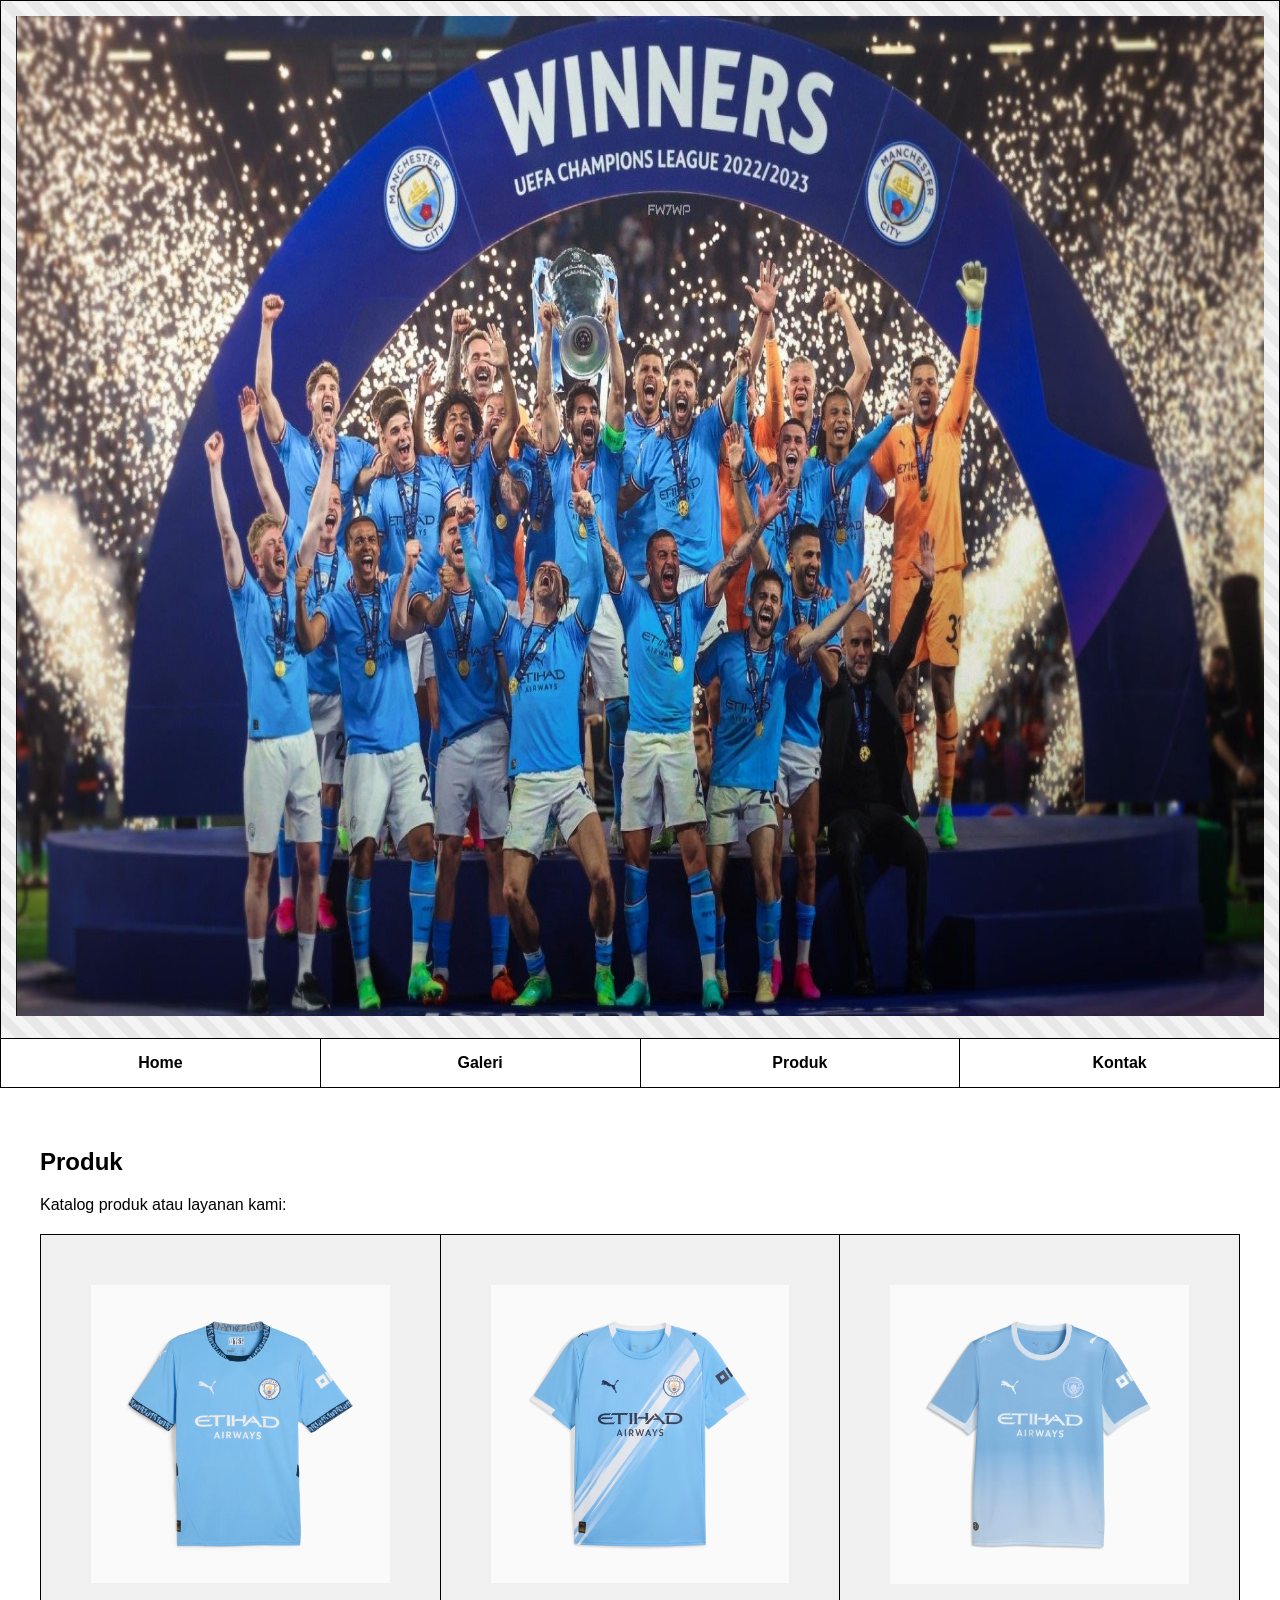
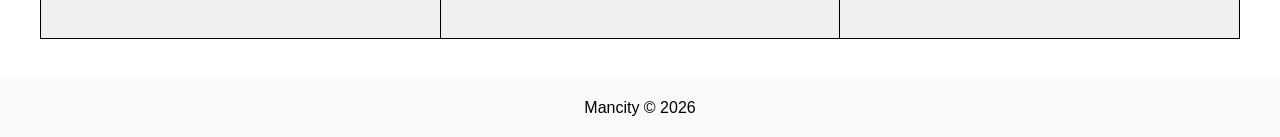
<file: produk.html>
<!DOCTYPE html>
<html lang="id">
<head>
    <meta charset="UTF-8">
    <meta name="viewport" content="width=device-width, initial-scale=1.0">
    <title>Produk</title>
    <style>
        body { font-family: Arial, sans-serif; margin: 0; padding: 0; }
        .container { width: 100%; }
        
        table.menu-table { width: 100%; border-collapse: collapse; }
        table.menu-table, table.menu-table th, table.menu-table td { border: 1px solid black; }
        table.menu-table td { text-align: center; padding: 15px; }
        
        .banner { height: 250px; background: repeating-linear-gradient(45deg, #f4f4f4, #f4f4f4 10px, #e8e8e8 10px, #e8e8e8 20px); font-size: 28px; color: #333; }
        .menu-link { text-decoration: none; color: black; font-weight: bold; }
        .menu-link:hover { text-decoration: underline; color: blue; }
        
        .content { min-height: 400px; padding: 40px; }
        
        table.item-table { width: 100%; border-collapse: collapse; margin-top: 20px; }
        table.item-table td { border: 1px solid black; text-align: center; padding: 50px; width: 33.33%; background-color: #f0f0f0; }
        
        .footer { text-align: center; padding: 20px; background-color: #f9f9f9; }
    </style>
</head>
<body>
<div class="container">
    <table class="menu-table">
        <tr>
            <td colspan="4" class="banner"><img src='MANCITY.jpg' width="100%" height="400%"></img></td>
        </tr>
        <tr>
            <td width="25%"><a href="utama.html" class="menu-link">Home</a></td>
            <td width="25%"><a href="galeri.html" class="menu-link">Galeri</a></td>
            <td width="25%"><a href="produk.html" class="menu-link">Produk</a></td>
            <td width="25%"><a href="kontak.html" class="menu-link">Kontak</a></td>
        </tr>
    </table>
    <div class="content">
        <h2>Produk</h2>
        <p>Katalog produk atau layanan kami:</p>
        <table class="item-table">
            <tr>
                <td><img src='25.avif' width="100%" height="100%"></img></td>
                <td><img src='26-Pria.avif' width="100%" height="100%"></img></td>
                <td><img src='27-Pria.avif' width="100%" height="100%"></img></td>
            </tr>
        </table>
    </div>
    <div class="footer">
        Mancity &copy; 2026
    </div>
</div>
</body>
</html>
</file>
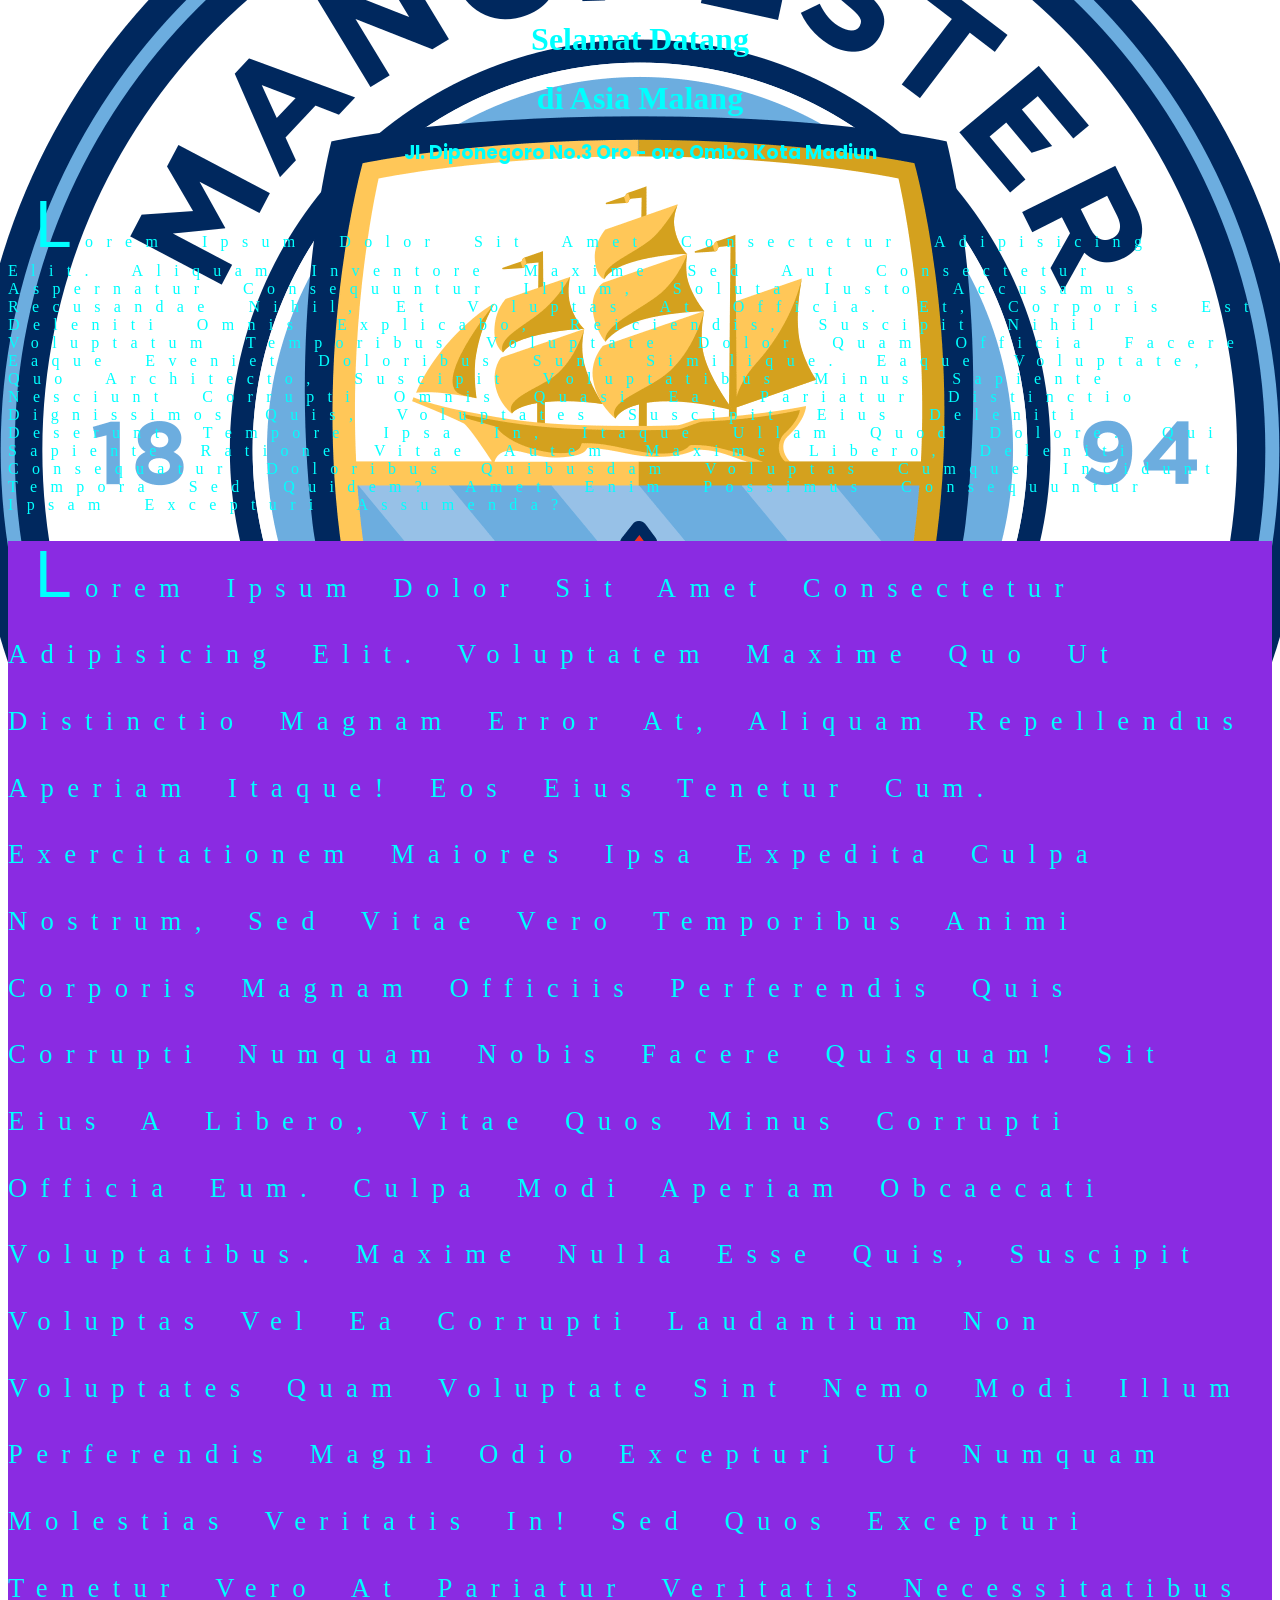
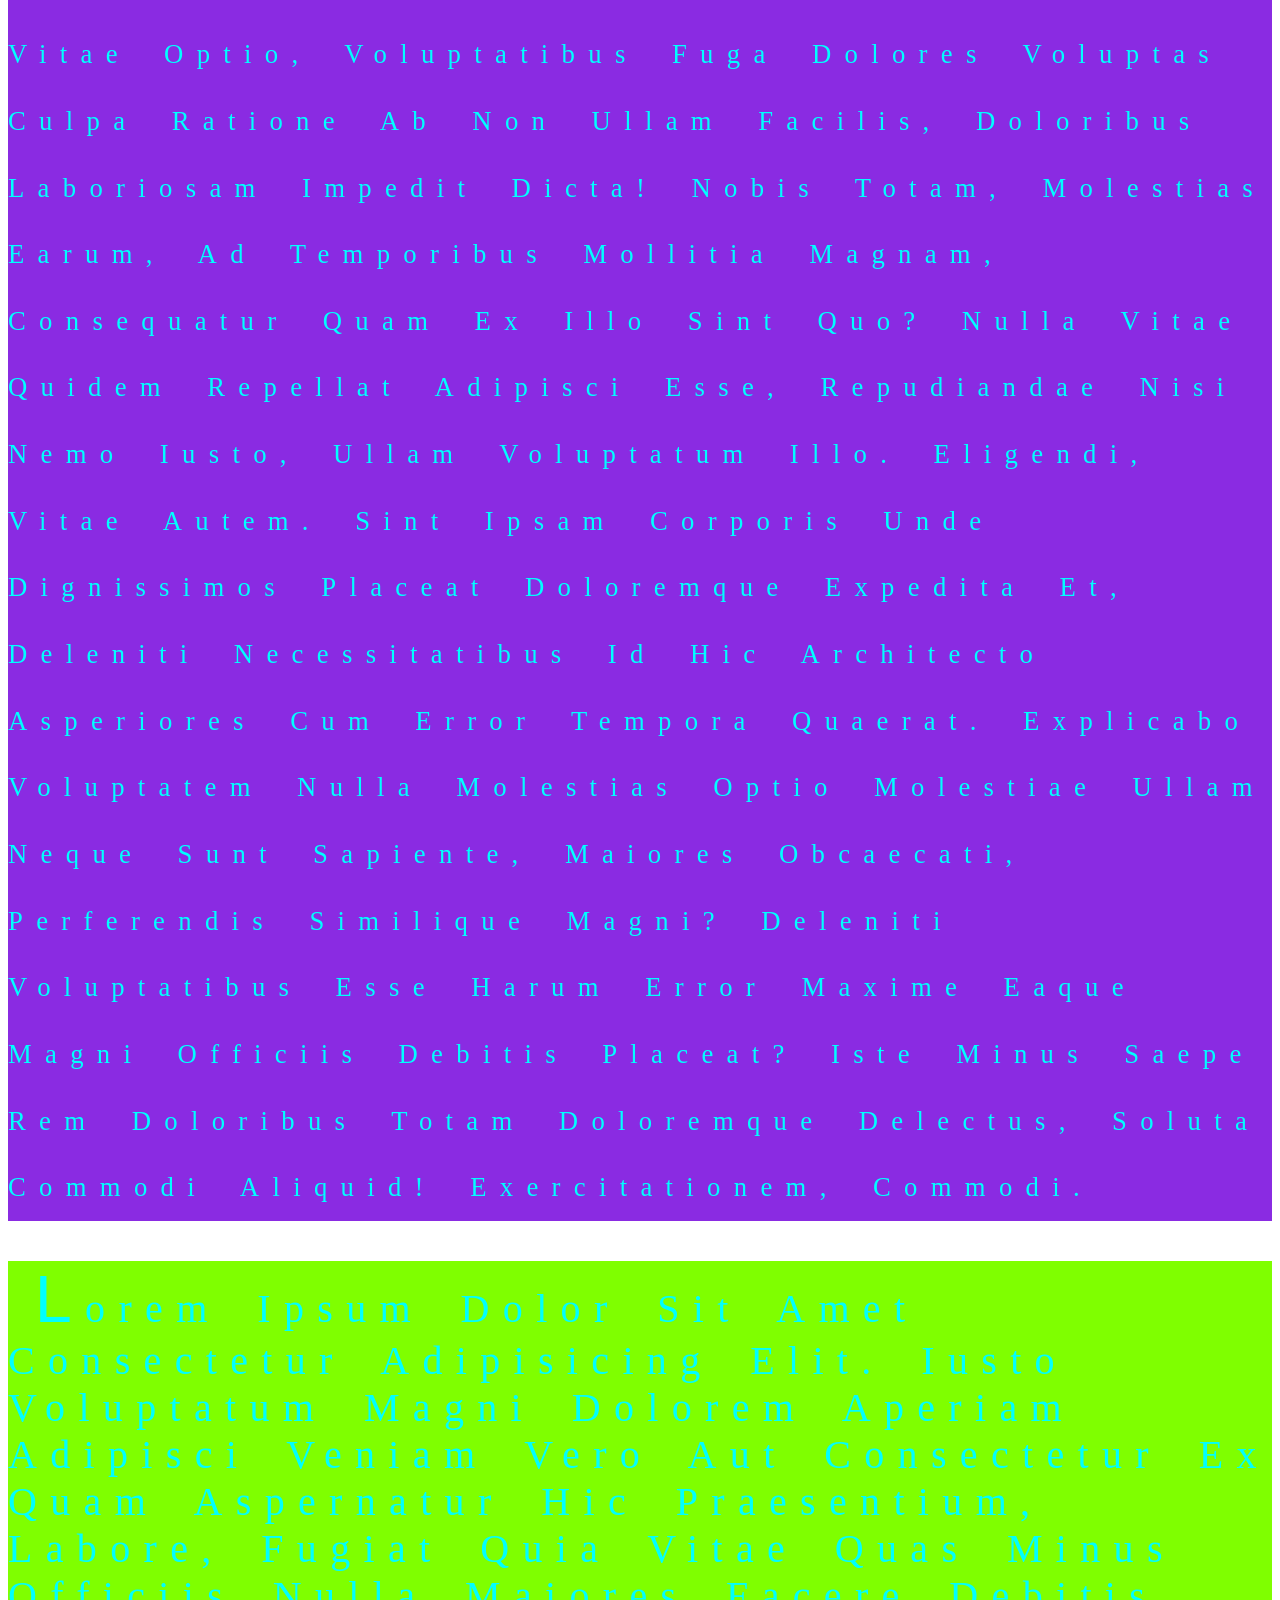
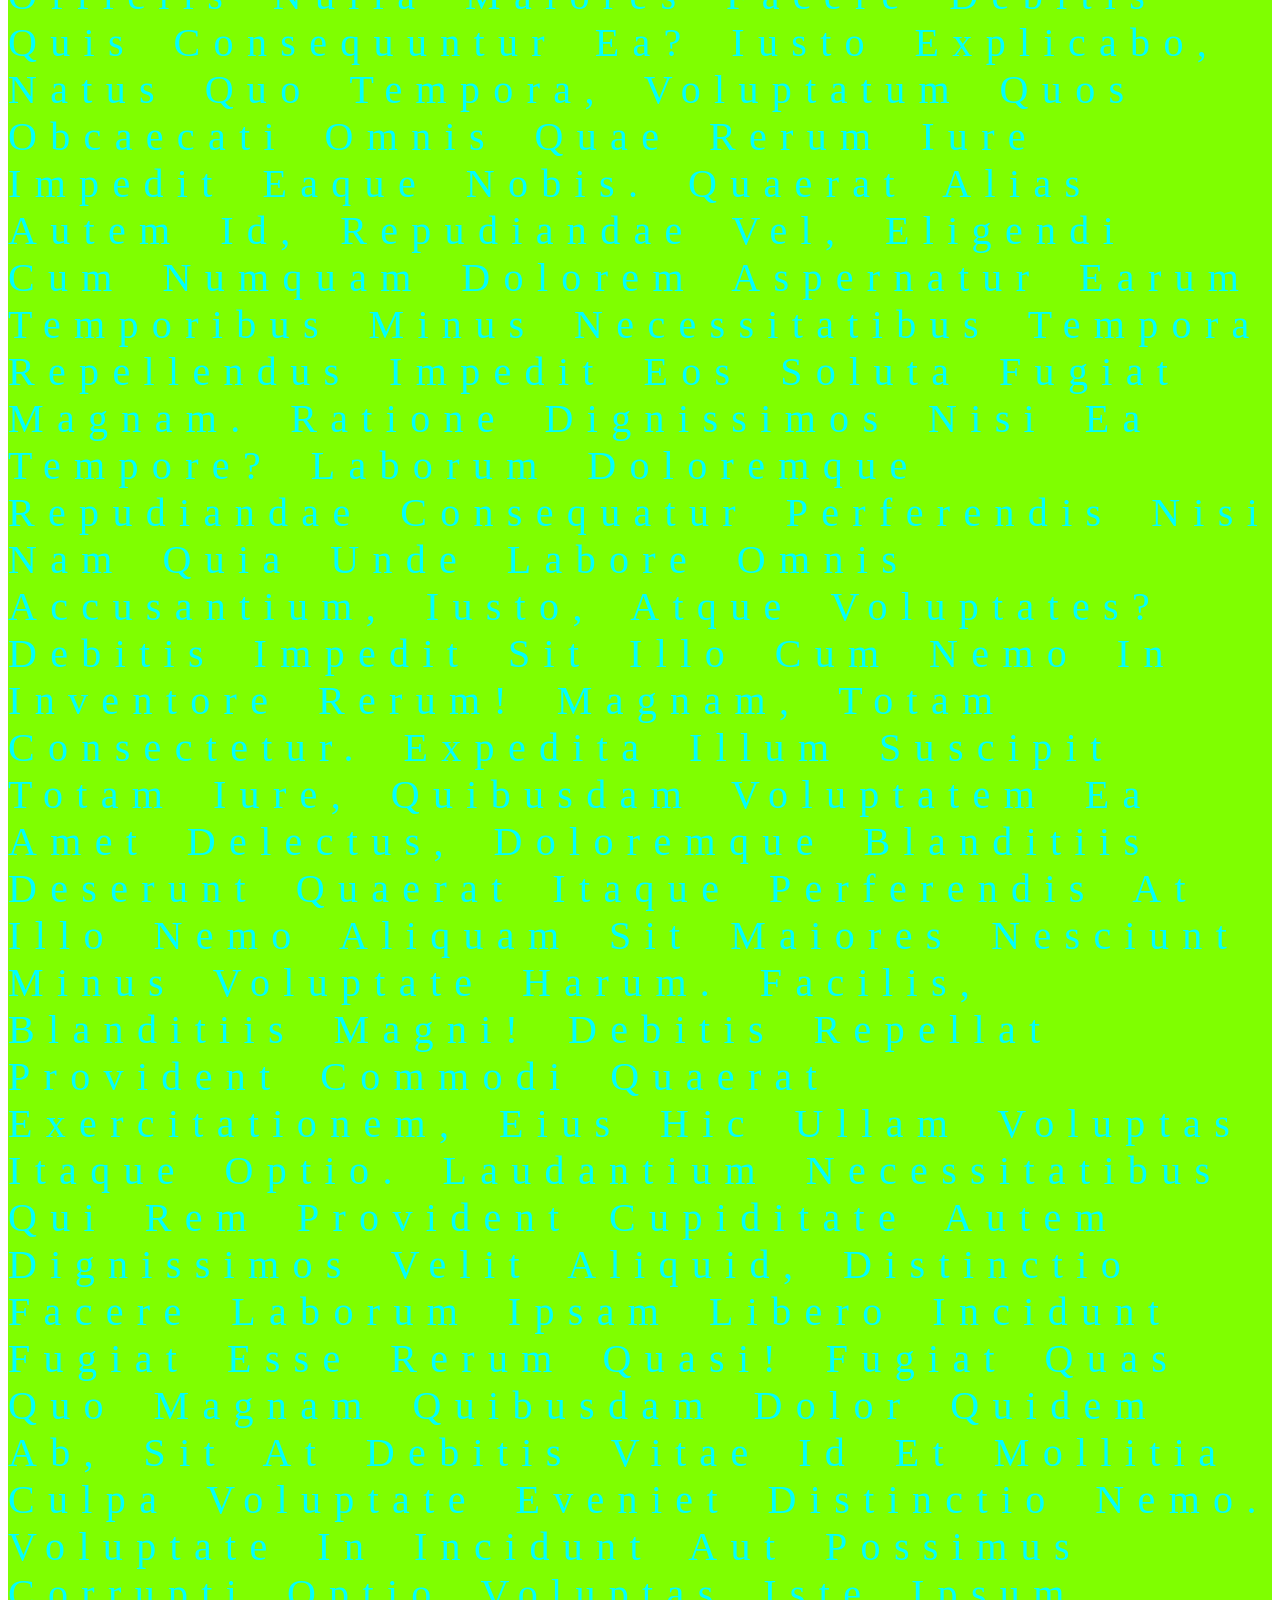
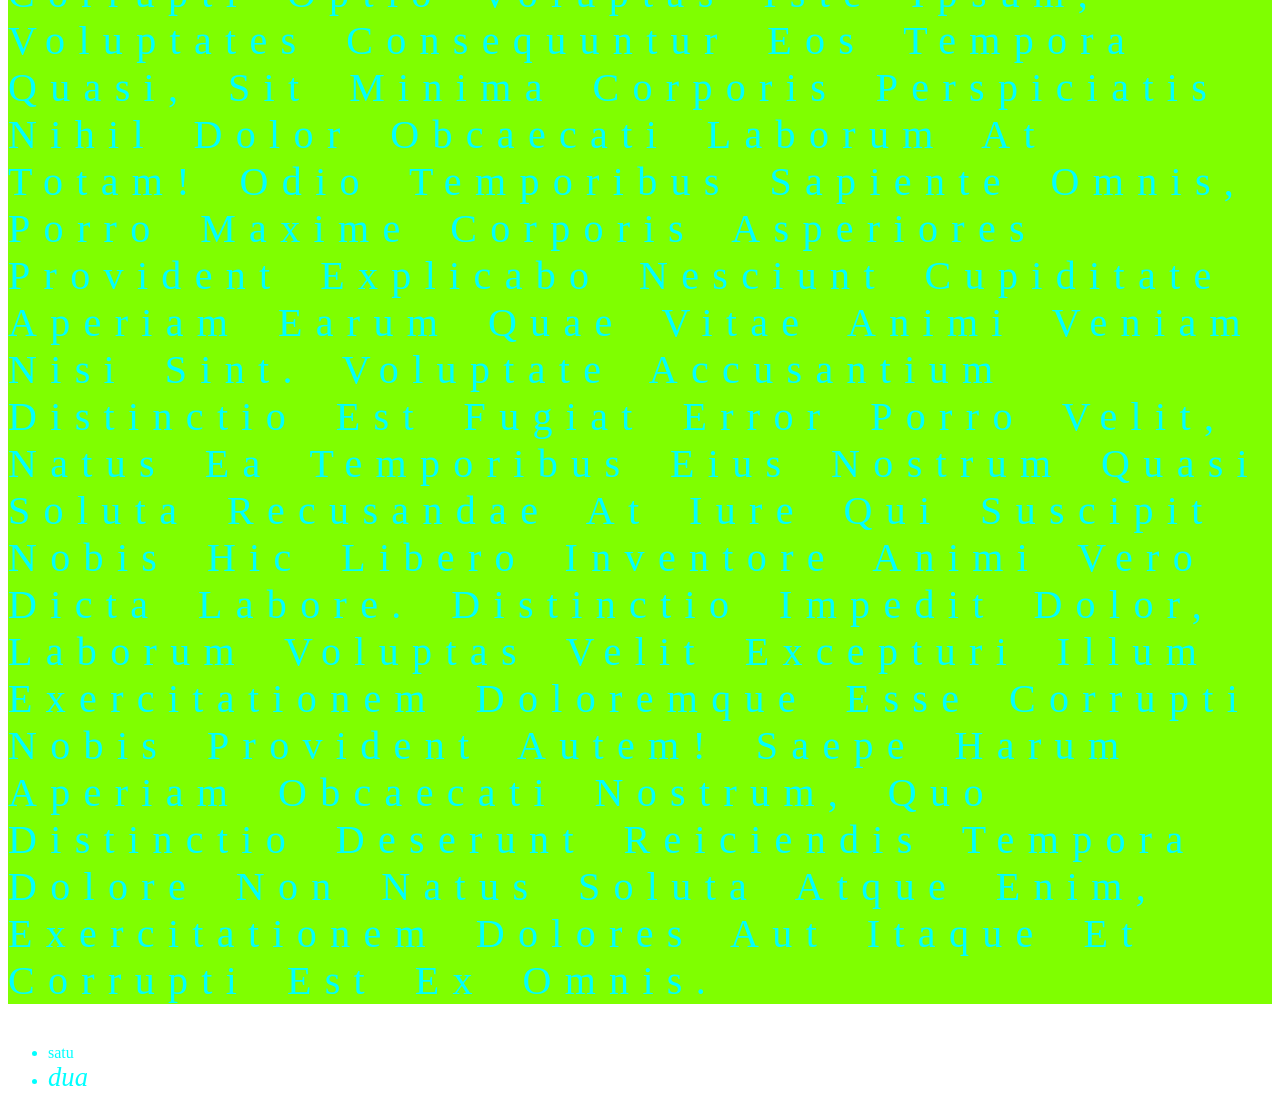
<file: style.html>
<!DOCTYPE html>
<html lang="en">
<head>
    <meta charset="UTF-8">
    <meta name="viewport" content="width=device-width, initial-scale=1.0">
    <title>Document</title>
    <link rel="stylesheet" href="stylee.css">
    <link rel="preconnect" href="https://fonts.googleapis.com">
    <link rel="preconnect" href="https://fonts.gstatic.com" crossorigin>
    <link href="https://fonts.googleapis.com/css2?family=Poppins:ital,wght@0,400;0,700;1,300&display=swap" rel="stylesheet">
</head>
<style>
    /* CSS Internal */
     h1,h3 { font-family: 'Segoe UI'; text-align: center;}
     * { color: aqua;}
     #satu { background-color: blueviolet; font-size: 20pt; line-height: 50pt;}
     .dua {background-color: chartreuse; font-size: 30pt;}
     .tiga { font-family: 'Lucida Sans';}
     #empat { font-family: 'Lucida Sans';}
     p b {background-color: chocolate;}
     ul li i {font-size: 20pt;}
     p:hover {background-color:cornflowerblue;}
     p::first-letter {font-family: Helvetica; font-size: 50pt;}
     h1 b { font-weight: bold;}
     p { text-indent: 20pt; text-transform: capitalize; letter-spacing: 10pt; word-spacing: 10pt;}

     .Rumah{
        font-family: "Poppins";
        font-optical-sizing: auto;
        font-weight: bold;
        font-style: normal;
     }

     body {
        background: url(LOGO\ M.CITY.png) center no-repeat fixed;
     }
</style>
<body>
    <!--CSS Inline-->
    <h1 style=" font-family: Tahoma;">Selamat Datang</h1>
    <h1>di Asia Malang</h1>
    <h3 class="Rumah">Jl. Diponegoro No.3 Oro - oro Ombo Kota Madiun</h3>
    <p>Lorem ipsum dolor sit amet consectetur adipisicing elit. Aliquam inventore maxime sed aut consectetur aspernatur consequuntur illum, soluta iusto accusamus recusandae nihil, et voluptas at officia. Et, corporis est deleniti omnis explicabo, reiciendis, suscipit nihil voluptatum temporibus voluptate dolor quam officia facere eaque eveniet doloribus sunt similique. Eaque voluptate, quo architecto, suscipit voluptatibus minus sapiente nesciunt corrupti omnis quasi ea. Pariatur distinctio dignissimos quis, voluptates suscipit eius deleniti deserunt tempore ipsa in, itaque ullam quod dolore. Qui sapiente ratione vitae autem maxime libero, deleniti consequatur doloribus quibusdam voluptas cumque incidunt tempora sed quidem? Amet enim possimus consequuntur ipsam excepturi assumenda?</p>
    <p id="satu">Lorem ipsum dolor sit amet consectetur adipisicing elit. Voluptatem maxime quo ut distinctio magnam error at, aliquam repellendus aperiam itaque! Eos eius tenetur cum. Exercitationem maiores ipsa expedita culpa nostrum, sed vitae vero temporibus animi corporis magnam officiis perferendis quis corrupti numquam nobis facere quisquam! Sit eius a libero, vitae quos minus corrupti officia eum. Culpa modi aperiam obcaecati voluptatibus. Maxime nulla esse quis, suscipit voluptas vel ea corrupti laudantium non voluptates quam voluptate sint nemo modi illum perferendis magni odio excepturi ut numquam molestias veritatis in! Sed quos excepturi tenetur vero at pariatur veritatis necessitatibus vitae optio, voluptatibus fuga dolores voluptas culpa ratione ab non ullam facilis, doloribus laboriosam impedit dicta! Nobis totam, molestias earum, ad temporibus mollitia magnam, consequatur quam ex illo sint quo? Nulla vitae quidem repellat adipisci esse, repudiandae nisi nemo iusto, ullam voluptatum illo. Eligendi, vitae autem. Sint ipsam corporis unde dignissimos placeat doloremque expedita et, deleniti necessitatibus id hic architecto asperiores cum error tempora quaerat. Explicabo voluptatem nulla molestias optio molestiae ullam neque sunt sapiente, maiores obcaecati, perferendis similique magni? Deleniti voluptatibus esse harum error maxime eaque magni officiis debitis placeat? Iste minus saepe rem doloribus totam doloremque delectus, soluta commodi aliquid! Exercitationem, commodi.</p>
    <p class="dua tiga">Lorem ipsum dolor sit amet consectetur adipisicing elit. Iusto voluptatum magni dolorem aperiam adipisci veniam vero aut consectetur ex quam aspernatur hic praesentium, labore, fugiat quia vitae quas minus officiis nulla maiores facere debitis quis consequuntur ea? Iusto explicabo, natus quo tempora, voluptatum quos obcaecati omnis quae rerum iure impedit eaque nobis. Quaerat alias autem id, repudiandae vel, eligendi cum numquam dolorem aspernatur earum temporibus minus necessitatibus tempora repellendus impedit eos soluta fugiat magnam. Ratione dignissimos nisi ea tempore? Laborum doloremque repudiandae consequatur perferendis nisi nam quia unde labore omnis accusantium, iusto, atque voluptates? Debitis impedit sit illo cum nemo in inventore rerum! Magnam, totam consectetur. Expedita illum suscipit totam iure, quibusdam voluptatem ea amet delectus, doloremque blanditiis deserunt quaerat itaque perferendis at illo nemo aliquam sit maiores nesciunt minus voluptate harum. Facilis, blanditiis magni! Debitis repellat provident commodi quaerat exercitationem, eius hic ullam voluptas itaque optio. Laudantium necessitatibus qui rem provident cupiditate autem dignissimos velit aliquid, distinctio facere laborum ipsam libero incidunt fugiat esse rerum quasi! Fugiat quas quo magnam quibusdam dolor quidem ab, sit at debitis vitae id et mollitia culpa voluptate eveniet distinctio nemo. Voluptate in incidunt aut possimus corrupti optio voluptas iste ipsum, voluptates consequuntur eos tempora quasi, sit minima corporis perspiciatis nihil dolor obcaecati laborum at totam! Odio temporibus sapiente omnis, porro maxime corporis asperiores provident explicabo nesciunt cupiditate aperiam earum quae vitae animi veniam nisi sint. Voluptate accusantium distinctio est fugiat error porro velit, natus ea temporibus eius nostrum quasi soluta recusandae at iure qui suscipit nobis hic libero inventore animi vero dicta labore. Distinctio impedit dolor, laborum voluptas velit excepturi illum exercitationem doloremque esse corrupti nobis provident autem! Saepe harum aperiam obcaecati nostrum, quo distinctio deserunt reiciendis tempora dolore non natus soluta atque enim, exercitationem dolores aut itaque et corrupti est ex omnis.</p>
    <ul>
        <li>satu</li>
        <li><i>dua</i></li>
    </ul>
</body>
</html>
</file>
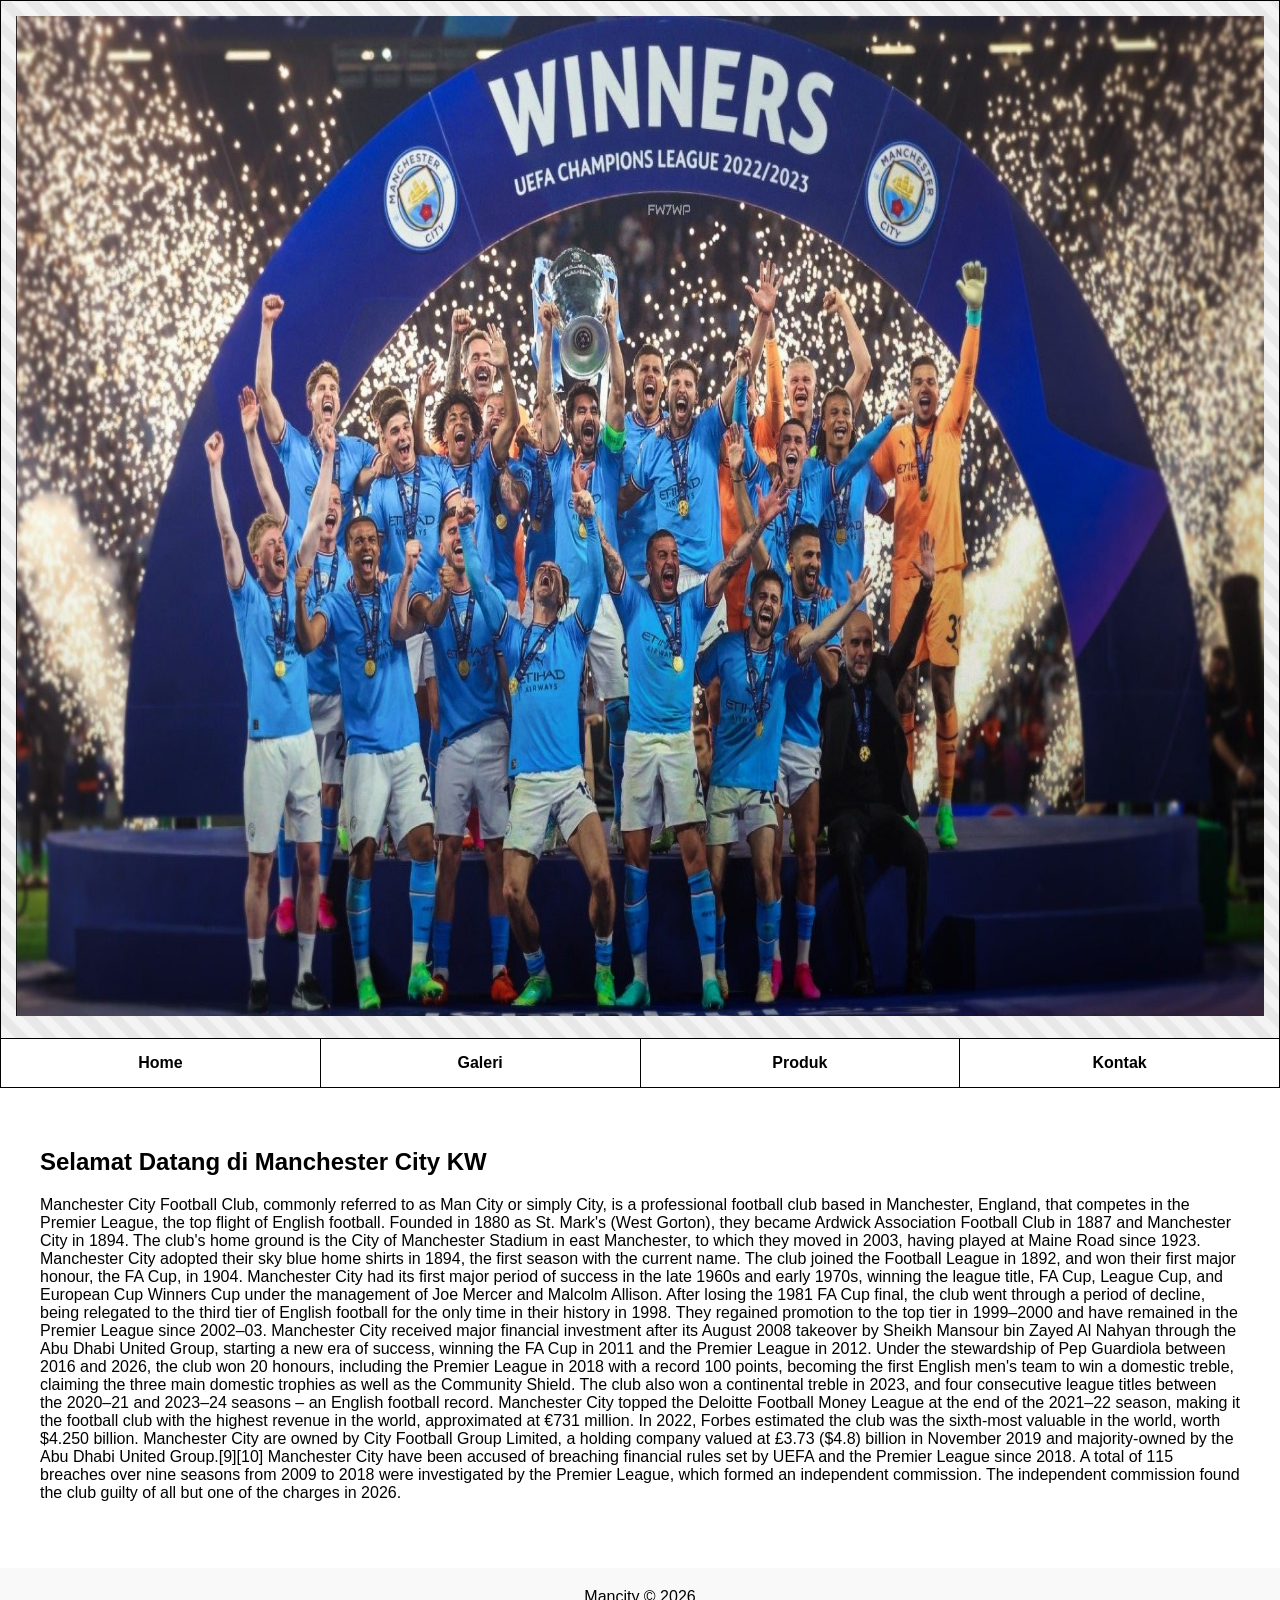
<file: Utama.html>
<!DOCTYPE html>
<html lang="id">
<head>
    <meta charset="UTF-8">
    <meta name="viewport" content="width=device-width, initial-scale=1.0">
    <title>Mancity</title>
    <style>
        body { font-family: Arial, sans-serif; margin: 0; padding: 0; }
        .container { width: 100%; }

        table.menu-table { width: 100%; border-collapse: collapse; }
        table.menu-table, table.menu-table th, table.menu-table td { border: 1px solid black; }
        table.menu-table td { text-align: center; padding: 15px; }
        
        .banner { height: 250px; background:  repeating-linear-gradient(45deg, #f4f4f4, #f4f4f4 10px, #e8e8e8 10px, #e8e8e8 20px); font-size: 28px; color: #333; }
        .menu-link { text-decoration: none; color: black; font-weight: bold; }
        .menu-link:hover { text-decoration: underline; color: blue; }
        
        .content { min-height: 400px; padding: 40px; }
        .footer { text-align: center; padding: 20px; background-color: #f9f9f9; }
    </style>
</head>
<body>
<div class="container">
    <table class="menu-table">
        <tr>
            <td colspan="4" class="banner"><img src='MANCITY.jpg' width="100%" height="400%"></img></td>
        </tr>
        <tr>
            <td width="25%"><a href="utama.html" class="menu-link">Home</a></td>
            <td width="25%"><a href="galeri.html" class="menu-link">Galeri</a></td>
            <td width="25%"><a href="produk.html" class="menu-link">Produk</a></td>
            <td width="25%"><a href="kontak.html" class="menu-link">Kontak</a></td>
        </tr>
    </table>
    <div class="content">
        <h2>Selamat Datang di Manchester City KW</h2>
        <p>Manchester City Football Club, commonly referred to as Man City or simply City, is a professional football club based in Manchester, England, that competes in the Premier League, the top flight of English football. Founded in 1880 as St. Mark's (West Gorton), they became Ardwick Association Football Club in 1887 and Manchester City in 1894. The club's home ground is the City of Manchester Stadium in east Manchester, to which they moved in 2003, having played at Maine Road since 1923. Manchester City adopted their sky blue home shirts in 1894, the first season with the current name.

            The club joined the Football League in 1892, and won their first major honour, the FA Cup, in 1904. Manchester City had its first major period of success in the late 1960s and early 1970s, winning the league title, FA Cup, League Cup, and European Cup Winners Cup under the management of Joe Mercer and Malcolm Allison. After losing the 1981 FA Cup final, the club went through a period of decline, being relegated to the third tier of English football for the only time in their history in 1998. They regained promotion to the top tier in 1999–2000 and have remained in the Premier League since 2002–03.

            Manchester City received major financial investment after its August 2008 takeover by Sheikh Mansour bin Zayed Al Nahyan through the Abu Dhabi United Group, starting a new era of success, winning the FA Cup in 2011 and the Premier League in 2012. Under the stewardship of Pep Guardiola between 2016 and 2026, the club won 20 honours, including the Premier League in 2018 with a record 100 points, becoming the first English men's team to win a domestic treble, claiming the three main domestic trophies as well as the Community Shield. The club also won a continental treble in 2023, and four consecutive league titles between the 2020–21 and 2023–24 seasons – an English football record.

            Manchester City topped the Deloitte Football Money League at the end of the 2021–22 season, making it the football club with the highest revenue in the world, approximated at €731 million. In 2022, Forbes estimated the club was the sixth-most valuable in the world, worth $4.250 billion. Manchester City are owned by City Football Group Limited, a holding company valued at £3.73 ($4.8) billion in November 2019 and majority-owned by the Abu Dhabi United Group.[9][10]

            Manchester City have been accused of breaching financial rules set by UEFA and the Premier League since 2018. A total of 115 breaches over nine seasons from 2009 to 2018 were investigated by the Premier League, which formed an independent commission. The independent commission found the club guilty of all but one of the charges in 2026.</p>
    </div>
    <div class="footer">
        Mancity &copy; 2026
    </div>
</div>
</body>
</html>
</file>
<file: stylee.css>
/* CSS Eksternal */
h1 {
    font-family: 'Geneva';
}

h3 {
    .poppins-regular {
  font-family: "Poppins", sans-serif;
  font-weight: 400;
  font-style: normal;
}

.poppins-bold {
  font-family: "Poppins", sans-serif;
  font-weight: 700;
  font-style: normal;
}

.poppins-light-italic {
  font-family: "Poppins", sans-serif;
  font-weight: 300;
  font-style: italic;
}

}
</file>
